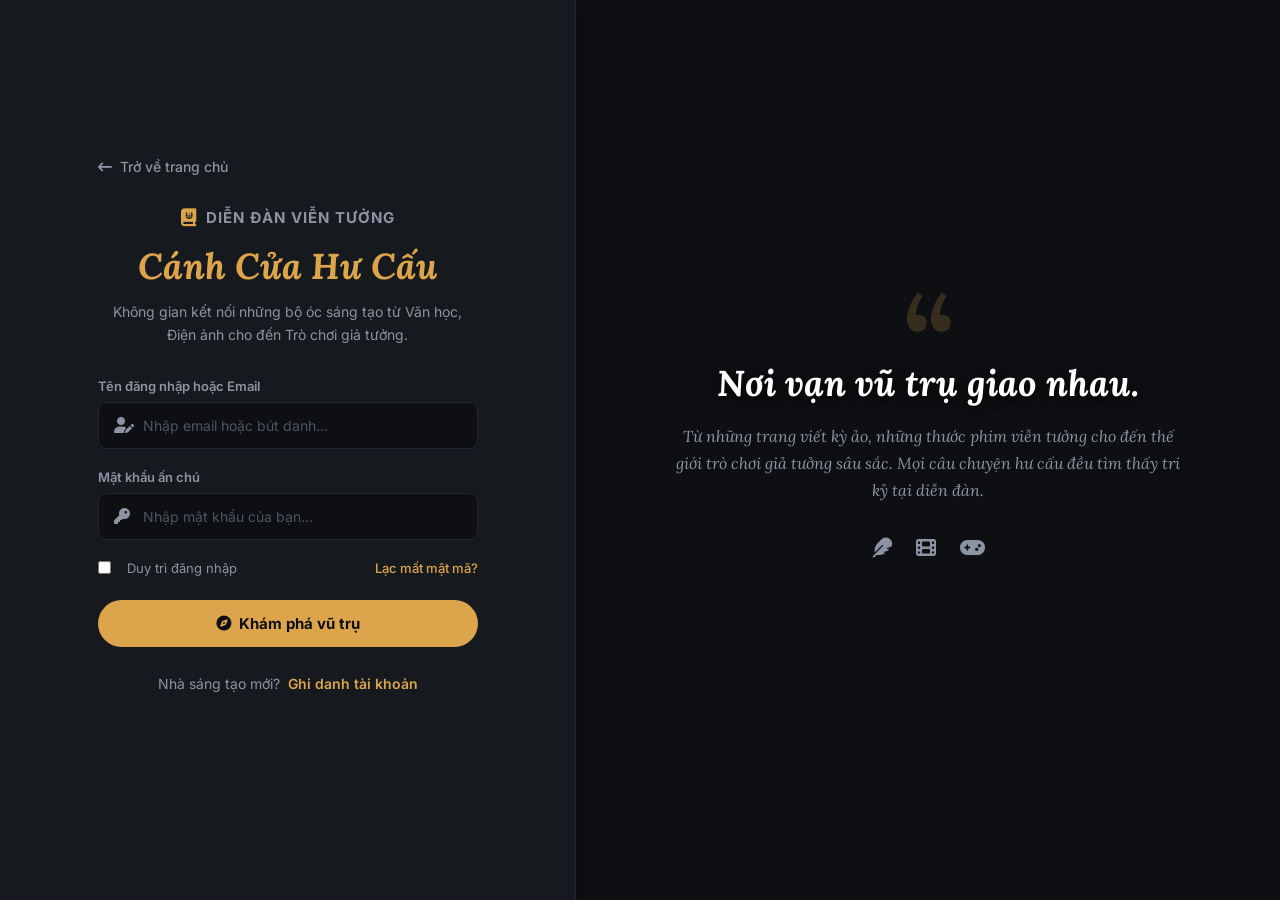
<file: admin.html>
<!DOCTYPE html>
<html lang="vi">
<head>
    <meta charset="UTF-8">
    <meta name="viewport" content="width=device-width, initial-scale=1.0">
    <title>Trạm Kiểm Soát - Admin</title>
    <link rel="stylesheet" href="css/style.css">
    <link rel="stylesheet" href="css/admin.css">
    <link rel="stylesheet" href="https://cdnjs.cloudflare.com/ajax/libs/font-awesome/6.5.1/css/all.min.css" />
</head>
<body class="admin-body">
    
    <div class="admin-wrapper">
        <aside class="admin-sidebar">
            <div class="admin-brand">
                <i class="fa-solid fa-shield-halved"></i>
                <span>Trạm Kiểm Soát</span>
            </div>
            
            <nav class="admin-nav">
                <div class="nav-section-title">CHỨC NĂNG CỐT LÕI</div>
                
                <button class="admin-tab-btn active" data-tab="posts">
                    <i class="fa-solid fa-file-signature"></i> Duyệt bài viết
                </button>
                <button class="admin-tab-btn" data-tab="admins">
                    <i class="fa-solid fa-user-shield"></i> Yêu cầu cấp quyền
                </button>
                <button class="admin-tab-btn" data-tab="users">
                    <i class="fa-solid fa-users-gear"></i> Quản lý Thành viên
                </button>
                <button class="admin-tab-btn" data-tab="setup">
                    <i class="fa-solid fa-database"></i> Khởi tạo Hệ thống
                </button>

                <div class="nav-section-title" style="margin-top: 32px;">HỆ THỐNG</div>
                <a href="index.html" class="admin-nav-link">
                    <i class="fa-solid fa-door-open"></i> Thoát về Diễn đàn
                </a>
            </nav>

            <div class="admin-user-profile">
                <img src="https://images.unsplash.com/photo-1534528741775-53994a69daeb?q=80&w=100&auto=format&fit=crop" alt="Admin">
                <div class="profile-info">
                    <strong>Admin Tối Cao</strong>
                    <span>System Owner</span>
                </div>
            </div>
        </aside>

        <main class="admin-main">
            <header class="admin-topbar">
                <div class="topbar-title">
                    <h1 class="elegant-title">Bảng Điều Khiển</h1>
                    <p>Theo dõi và quản lý mọi hoạt động của vũ trụ Viễn Tưởng.</p>
                </div>
                <div class="topbar-actions">
                    <button class="btn-logout-top" id="logoutButton"><i class="fa-solid fa-power-off"></i> Đăng xuất hệ thống</button>
                </div>
            </header>

            <div class="admin-workspace">
                
                <div class="dashboard-card broadcast-card">
                    <div class="card-icon"><i class="fa-solid fa-satellite-dish"></i></div>
                    <div class="card-content">
                        <h3>Phát Sóng Toàn Hệ Thống</h3>
                        <p>Gửi thông báo khẩn cấp đến màn hình của mọi thành viên.</p>
                        <form id="serverNotificationForm" class="broadcast-form">
                            <input type="text" id="serverNotifTitle" placeholder="Tiêu đề thông báo..." required>
                            <input type="text" id="serverNotifMessage" placeholder="Nội dung truyền đạt..." required>
                            <button type="submit" class="btn-broadcast"><i class="fa-solid fa-bolt"></i> Phát Lệnh</button>
                        </form>
                    </div>
                </div>

                <div class="dashboard-panels">
                    
                    <div id="posts" class="tab-content active">
                        <div class="panel-header">
                            <h3><i class="fa-solid fa-layer-group"></i> Hồ Sơ Bài Viết Chờ Duyệt</h3>
                            <span class="badge-waiting">Đang chờ xử lý</span>
                        </div>
                        <div class="pending-list" id="pendingList"></div>
                    </div>

                    <div id="admins" class="tab-content">
                        <div class="panel-header">
                            <h3><i class="fa-solid fa-id-card-clip"></i> Hồ Sơ Xin Cấp Quyền Admin</h3>
                            <span class="badge-waiting">Đang chờ xử lý</span>
                        </div>
                        <div class="pending-list" id="adminRequestList"></div>
                    </div>

                    <div id="users" class="tab-content">
                        <div class="panel-header">
                            <h3><i class="fa-solid fa-users-viewfinder"></i> Hệ Thống Thành Viên</h3>
                            <span class="badge-waiting" id="totalUsersBadge">Đang tải...</span>
                        </div>
                        <div class="table-container">
                            <table class="admin-table">
                                <thead>
                                    <tr>
                                        <th>Người dùng</th>
                                        <th>Thông tin</th>
                                        <th>Vai trò</th>
                                        <th>Thao tác</th>
                                    </tr>
                                </thead>
                                <tbody id="userManagementList"></tbody>
                            </table>
                        </div>
                    </div>

                    <div id="setup" class="tab-content">
                        <div class="panel-header">
                            <h3><i class="fa-solid fa-server"></i> Khởi tạo Dữ liệu Mẫu (Setup)</h3>
                        </div>
                        <div class="setup-container">
                            <div id="setupSuccess" class="alert-box success hidden"></div>
                            <div id="setupError" class="alert-box error hidden"></div>
                            <div class="setup-grid">
                                <div class="setup-card">
                                    <h4><i class="fa-solid fa-shield-halved"></i> Tài Khoản Admin</h4>
                                    <ul><li><strong>Username:</strong> admin</li><li><strong>Password:</strong> 123456</li></ul>
                                    <button id="btnCreateAdmin" class="btn-setup btn-primary-setup"><i class="fa-solid fa-plus-circle"></i> Tạo Admin Mẫu</button>
                                </div>
                                <div class="setup-card">
                                    <h4><i class="fa-solid fa-user-astronaut"></i> Tài Khoản User</h4>
                                    <ul><li><strong>Username:</strong> user</li><li><strong>Password:</strong> 123456</li></ul>
                                    <button id="btnCreateUser" class="btn-setup btn-secondary-setup"><i class="fa-solid fa-plus-circle"></i> Tạo User Mẫu</button>
                                </div>
                            </div>
                        </div>
                    </div>

                </div>
            </div>
        </main>
    </div>

    <script type="module" src="js/admin.js"></script>
    <script type="module" src="js/setup.js"></script>
</body>
</html>
</file>
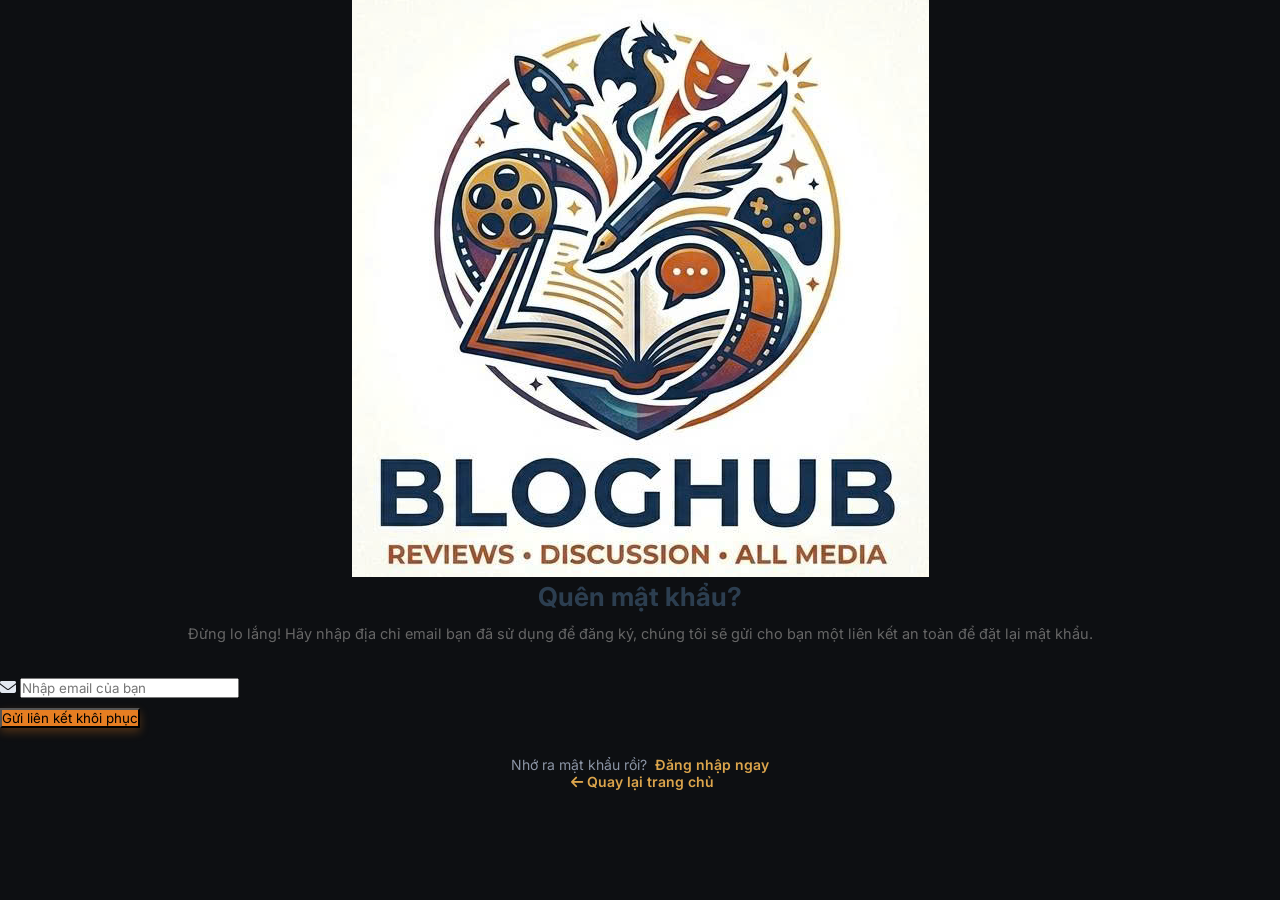
<file: forgotpassword.html>
<!DOCTYPE html>
<html lang="vi">
<head>
    <meta charset="UTF-8">
    <meta name="viewport" content="width=device-width, initial-scale=1.0">
    <title>Quên mật khẩu - bloghub</title>
    
    <link rel="stylesheet" href="css/login.css">
    
    <link rel="stylesheet" href="css/forgot.css">
    
    <link rel="stylesheet" href="https://cdnjs.cloudflare.com/ajax/libs/font-awesome/6.5.1/css/all.min.css" />
</head>
<body>

    <div class="login-split-container">
        
        <div class="login-image-side"></div>

        <div class="login-form-side">
            <div class="login-box">
                
                <div class="login-header">
                    <img src="media/img/image.png" alt="Logo" class="login-logo" onerror="this.style.display='none'">
                    
                    <h2>Quên mật khẩu?</h2>
                    <p class="help-text">Đừng lo lắng! Hãy nhập địa chỉ email bạn đã sử dụng để đăng ký, chúng tôi sẽ gửi cho bạn một liên kết an toàn để đặt lại mật khẩu.</p>
                </div>

                <form class="login-form">
                    <div class="input-group">
                        <i class="fa-solid fa-envelope"></i>
                        <input type="email" id="reset-email" placeholder="Nhập email của bạn" required>
                    </div>

                    <button type="submit" class="login-btn reset-btn">Gửi liên kết khôi phục</button>
                </form>

                <div class="login-footer">
                    <p>Nhớ ra mật khẩu rồi? <a href="login.html">Đăng nhập ngay</a></p>
                    <div class="back-to-home">
                        <a href="index.html"><i class="fa-solid fa-arrow-left"></i> Quay lại trang chủ</a>
                    </div>
                </div>

            </div>
        </div>
    </div>

</body>
</html>
</file>
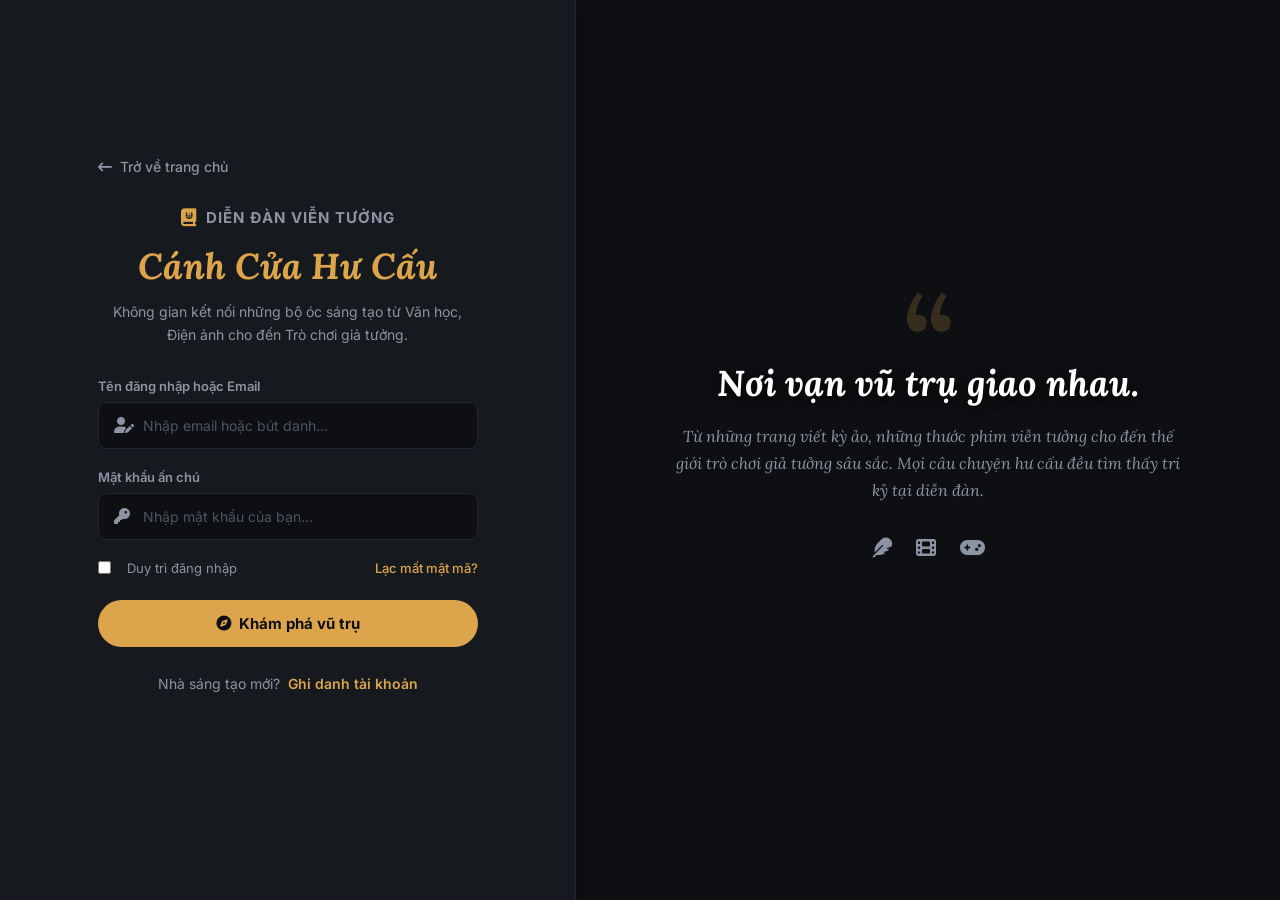
<file: login.html>
<!DOCTYPE html>
<html lang="vi">

<head>
    <meta charset="UTF-8">
    <meta name="viewport" content="width=device-width, initial-scale=1.0">
    <title>Đăng nhập - Diễn Đàn Viễn Tưởng</title>
    <link rel="stylesheet" href="css/login.css">
    <link rel="stylesheet" href="https://cdnjs.cloudflare.com/ajax/libs/font-awesome/6.5.1/css/all.min.css" />
</head>

<body>

    <div class="login-wrapper">

        <div class="form-section">
            <div class="login-container">

                <a href="index.html" class="back-link"><i class="fa-solid fa-arrow-left-long"></i> Trở về trang chủ</a>

                <div class="login-header">
                    <div class="brand-logo">
                        <i class="fa-solid fa-book-journal-whills"></i> DIỄN ĐÀN VIỄN TƯỞNG
                    </div>
                    <h2 class="elegant-title">Cánh Cửa Hư Cấu</h2>
                    <p class="brand-slogan">Không gian kết nối những bộ óc sáng tạo từ Văn học, Điện ảnh cho đến Trò
                        chơi giả tưởng.</p>
                </div>

                <form class="login-form">
                    <div class="input-wrapper">
                        <label for="email">Tên đăng nhập hoặc Email</label>
                        <div class="input-field">
                            <i class="fa-solid fa-user-pen"></i>
                            <input type="text" id="email" placeholder="Nhập email hoặc bút danh..." required>
                        </div>
                    </div>

                    <div class="input-wrapper">
                        <label for="password">Mật khẩu ấn chú</label>
                        <div class="input-field">
                            <i class="fa-solid fa-key"></i>
                            <input type="password" id="password" placeholder="Nhập mật khẩu của bạn..." required>
                        </div>
                    </div>

                    <div class="form-options">
                        <label class="custom-checkbox">
                            <input type="checkbox">
                            <span class="checkmark"></span>
                            Duy trì đăng nhập
                        </label>
                        <a href="forgotpassword.html" class="forgot-link">Lạc mất mật mã?</a>
                    </div>

                    <button type="submit" class="btn-primary">
                        <i class="fa-solid fa-compass"></i> Khám phá vũ trụ
                    </button>
                </form>

                <div class="login-footer">
                    <p>Nhà sáng tạo mới? <a href="register.html">Ghi danh tài khoản</a></p>
                </div>
            </div>
        </div>

        <div class="visual-section">
            <div class="visual-content quote-block">
                <div class="quote-mark">“</div>
                <h3 class="elegant-title text-white">Nơi vạn vũ trụ giao nhau.</h3>
                <p class="fiction-description">Từ những trang viết kỳ ảo, những thước phim viễn tưởng cho đến thế giới
                    trò chơi giả tưởng sâu sắc. Mọi câu chuyện hư cấu đều tìm thấy tri kỷ tại diễn đàn.</p>
                <div class="media-icons">
                    <abbr title="Literature"><i class="fa-solid fa-feather"></i></abbr>
                    <abbr title="Movies/Cinema"><i class="fa-solid fa-film"></i></abbr>
                    <abbr title="Gaming Lore"><i class="fa-solid fa-gamepad"></i></abbr>
                </div>
            </div>
        </div>

    </div>

    <script type="module" src="js/login.js"></script>
</body>

</html>
</file>
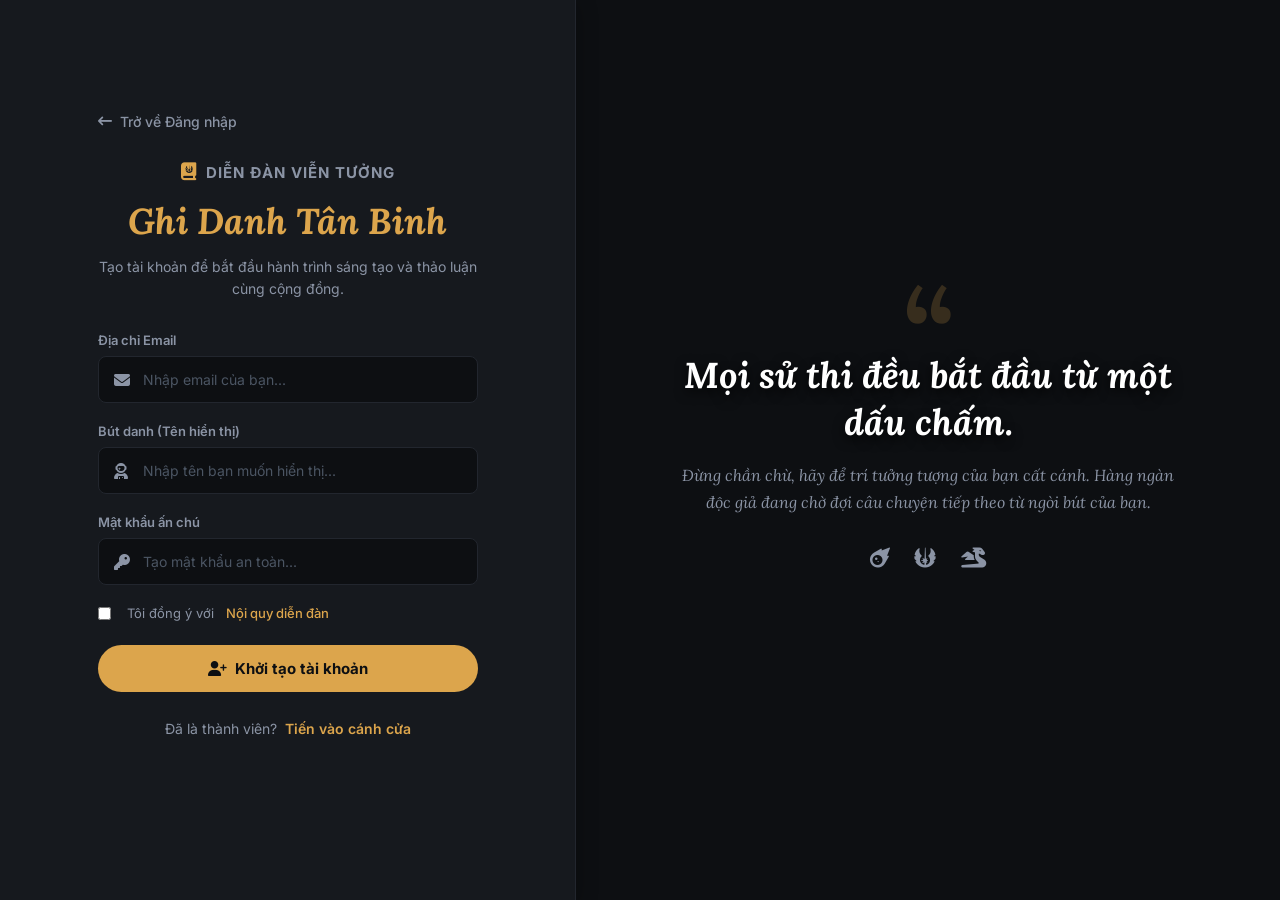
<file: register.html>
<!DOCTYPE html>
<html lang="vi">
<head>
    <meta charset="UTF-8">
    <meta name="viewport" content="width=device-width, initial-scale=1.0">
    <title>Ghi danh - Diễn Đàn Viễn Tưởng</title>
    <link rel="stylesheet" href="css/login.css">
    <link rel="stylesheet" href="https://cdnjs.cloudflare.com/ajax/libs/font-awesome/6.5.1/css/all.min.css" />
</head>
<body>

    <div class="login-wrapper">
        
        <div class="form-section">
            <div class="login-container">
                
                <a href="login.html" class="back-link"><i class="fa-solid fa-arrow-left-long"></i> Trở về Đăng nhập</a>

                <div class="login-header">
                    <div class="brand-logo">
                        <i class="fa-solid fa-book-journal-whills"></i> DIỄN ĐÀN VIỄN TƯỞNG
                    </div>
                    <h2 class="elegant-title">Ghi Danh Tân Binh</h2>
                    <p class="brand-slogan">Tạo tài khoản để bắt đầu hành trình sáng tạo và thảo luận cùng cộng đồng.</p>
                </div>

                <form class="login-form" id="registerForm">
                    <div class="input-wrapper">
                        <label for="regEmail">Địa chỉ Email</label>
                        <div class="input-field">
                            <i class="fa-solid fa-envelope"></i>
                            <input type="email" id="regEmail" placeholder="Nhập email của bạn..." required>
                        </div>
                    </div>

                    <div class="input-wrapper">
                        <label for="regUsername">Bút danh (Tên hiển thị)</label>
                        <div class="input-field">
                            <i class="fa-solid fa-user-astronaut"></i>
                            <input type="text" id="regUsername" placeholder="Nhập tên bạn muốn hiển thị..." required>
                        </div>
                    </div>

                    <div class="input-wrapper">
                        <label for="regPassword">Mật khẩu ấn chú</label>
                        <div class="input-field">
                            <i class="fa-solid fa-key"></i>
                            <input type="password" id="regPassword" placeholder="Tạo mật khẩu an toàn..." required>
                        </div>
                    </div>

                    <div class="form-options">
                        <label class="custom-checkbox">
                            <input type="checkbox" required>
                            <span class="checkmark"></span>
                            Tôi đồng ý với <a href="#" class="forgot-link" style="margin-left: 4px;">Nội quy diễn đàn</a>
                        </label>
                    </div>

                    <button type="submit" class="btn-primary">
                        <i class="fa-solid fa-user-plus"></i> Khởi tạo tài khoản
                    </button>
                </form>

                <div class="login-footer">
                    <p>Đã là thành viên? <a href="login.html">Tiến vào cánh cửa</a></p>
                </div>
            </div>
        </div>

        <div class="visual-section">
            <div class="visual-content quote-block">
                <div class="quote-mark">“</div>
                <h3 class="elegant-title text-white">Mọi sử thi đều bắt đầu từ một dấu chấm.</h3>
                <p class="fiction-description">Đừng chần chừ, hãy để trí tưởng tượng của bạn cất cánh. Hàng ngàn độc giả đang chờ đợi câu chuyện tiếp theo từ ngòi bút của bạn.</p>
                <div class="media-icons">
                    <i class="fa-solid fa-meteor"></i>
                    <i class="fa-solid fa-jedi"></i>
                    <i class="fa-solid fa-dragon"></i>
                </div>
            </div>
        </div>

    </div>

    <script type="module" src="js/register.js"></script>
</body>
</html>
</file>
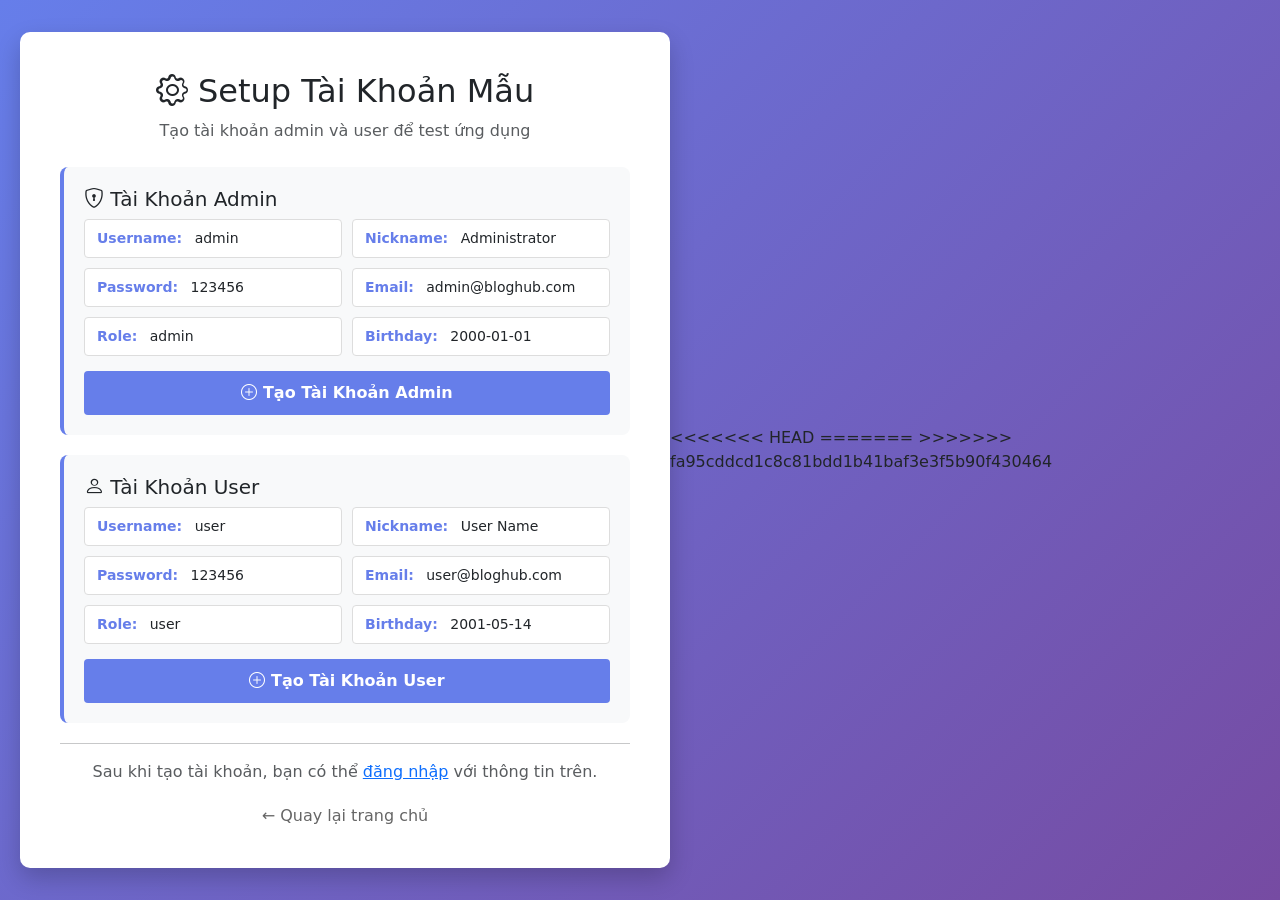
<file: setup.html>
<!DOCTYPE html>
<html lang="vi">

<head>
    <meta charset="UTF-8">
    <meta name="viewport" content="width=device-width, initial-scale=1.0">
    <title>BlogHub - Setup Tài Khoản Mẫu</title>
    <link href="https://cdn.jsdelivr.net/npm/bootstrap@5.3.0/dist/css/bootstrap.min.css" rel="stylesheet">
    <link rel="stylesheet" href="https://cdn.jsdelivr.net/npm/bootstrap-icons@1.11.0/font/bootstrap-icons.css">
    <style>
        body {
            background: linear-gradient(135deg, #667eea 0%, #764ba2 100%);
            min-height: 100vh;
            display: flex;
            align-items: center;
            justify-content: center;
            padding: 20px;
        }

        .setup-container {
            background: white;
            border-radius: 10px;
            box-shadow: 0 10px 25px rgba(0, 0, 0, 0.2);
            width: 100%;
            max-width: 650px;
            padding: 40px;
        }

        .account-card {
            background: #f8f9fa;
            padding: 20px;
            border-radius: 8px;
            margin-bottom: 20px;
            border-left: 4px solid #667eea;
        }

        .account-info {
            display: grid;
            grid-template-columns: 1fr 1fr;
            gap: 10px;
            margin-bottom: 15px;
            font-size: 14px;
        }

        .info-item {
            background: white;
            padding: 8px 12px;
            border-radius: 4px;
            border: 1px solid #ddd;
        }

        .info-item strong {
            color: #667eea;
            margin-right: 8px;
        }

        .btn-register {
            width: 100%;
            padding: 10px;
            background: #667eea;
            border: none;
            border-radius: 4px;
            color: white;
            font-weight: 600;
            cursor: pointer;
        }

        .btn-register:hover {
            background: #5568d3;
        }

        .success-message,
        .error-message {
            font-size: 14px;
            margin-bottom: 15px;
            padding: 12px;
            border-radius: 6px;
            display: none;
        }

        .success-message {
            background: #d4edda;
            color: #28a745;
            border: 1px solid #c3e6cb;
        }

        .error-message {
            background: #f8d7da;
            color: #dc3545;
            border: 1px solid #f5c6cb;
        }

        .back-link {
            display: block;
            text-align: center;
            margin-top: 20px;
            color: #666;
            text-decoration: none;
        }

        .back-link:hover {
            color: #667eea;
        }
    </style>
</head>

<body>
    <div class="setup-container">
        <div class="text-center mb-4">
            <h2><i class="bi bi-gear"></i> Setup Tài Khoản Mẫu</h2>
            <p class="text-muted">Tạo tài khoản admin và user để test ứng dụng</p>
        </div>

        <div class="success-message" id="success-message"></div>
        <div class="error-message" id="error-message"></div>

        <!-- Admin Account -->
        <div class="account-card">
            <h5><i class="bi bi-shield-lock"></i> Tài Khoản Admin</h5>
            <div class="account-info">
                <div class="info-item"><strong>Username:</strong> admin</div>
                <div class="info-item"><strong>Nickname:</strong> Administrator</div>
                <div class="info-item"><strong>Password:</strong> 123456</div>
                <div class="info-item"><strong>Email:</strong> admin@bloghub.com</div>
                <div class="info-item"><strong>Role:</strong> admin</div>
                <div class="info-item"><strong>Birthday:</strong> 2000-01-01</div>
            </div>
            <button class="btn-register" onclick="registerAdmin()">
                <i class="bi bi-plus-circle"></i> Tạo Tài Khoản Admin
            </button>
        </div>

        <!-- User Account -->
        <div class="account-card">
            <h5><i class="bi bi-person"></i> Tài Khoản User</h5>
            <div class="account-info">
                <div class="info-item"><strong>Username:</strong> user</div>
                <div class="info-item"><strong>Nickname:</strong> User Name</div>
                <div class="info-item"><strong>Password:</strong> 123456</div>
                <div class="info-item"><strong>Email:</strong> user@bloghub.com</div>
                <div class="info-item"><strong>Role:</strong> user</div>
                <div class="info-item"><strong>Birthday:</strong> 2001-05-14</div>
            </div>
            <button class="btn-register" onclick="registerUser()">
                <i class="bi bi-plus-circle"></i> Tạo Tài Khoản User
            </button>
        </div>

        <hr>
        <div class="text-center">
            <p class="text-muted">Sau khi tạo tài khoản, bạn có thể <a href="login.html">đăng nhập</a> với thông tin
                trên.</p>
            <a href="index.html" class="back-link">← Quay lại trang chủ</a>
        </div>
    </div>

<<<<<<< HEAD

=======
    <script src="js/api.js"></script>
    <script src="js/auth.js"></script>
    <script type="module">
        import { register } from './js/api.js';
        
        window.registerAdmin = async function() {
            const successMsg = document.getElementById('success-message');
            const errorMsg = document.getElementById('error-message');

            successMsg.style.display = 'none';
            errorMsg.style.display = 'none';

            try {
                await register({
                    username: 'admin',
                    nickname: 'Administrator',
                    password: '123456',
                    email: 'admin@bloghub.com',
                    role: 'admin',
                    dob: '2000-01-01',
                    firstName: 'Admin',
                    lastName: 'User',
                    avatar: 'https://via.placeholder.com/32',
                    adminApproved: true
                });
                successMsg.innerHTML = '<i class="bi bi-check-circle"></i> Tài khoản Admin đã được tạo thành công!';
                successMsg.style.display = 'block';
            } catch (error) {
                errorMsg.innerHTML = '<i class="bi bi-exclamation-triangle"></i> ' + (error.message || 'Không thể tạo tài khoản.');
                errorMsg.style.display = 'block';
            }
        };

        window.registerUser = async function() {
            const successMsg = document.getElementById('success-message');
            const errorMsg = document.getElementById('error-message');

            successMsg.style.display = 'none';
            errorMsg.style.display = 'none';

            try {
                await register({
                    username: 'user',
                    nickname: 'User Name',
                    password: '123456',
                    email: 'user@bloghub.com',
                    role: 'reader',
                    dob: '2001-05-14',
                    firstName: 'Test',
                    lastName: 'User',
                    avatar: 'https://via.placeholder.com/32',
                    adminApproved: true
                });
                successMsg.innerHTML = '<i class="bi bi-check-circle"></i> Tài khoản User đã được tạo thành công!';
                successMsg.style.display = 'block';
            } catch (error) {
                errorMsg.innerHTML = '<i class="bi bi-exclamation-triangle"></i> ' + (error.message || 'Không thể tạo tài khoản.');
                errorMsg.style.display = 'block';
            }
        };
    </script>
>>>>>>> fa95cddcd1c8c81bdd1b41baf3e3f5b90f430464
</body>

</html>
</file>
<file: css/style.css>
/* =========================================
<<<<<<< HEAD
   NEON FORUM - OVERHAUL HOÀN TOÀN
   ========================================= */

@import url('https://fonts.googleapis.com/css2?family=Inter:wght@400;500;600;700;800&family=Cormorant+Garamond:wght@500;600;700&display=swap');

:root {
    --bg-body: #0D0F12;
    --bg-surface: #16191E;
    --bg-hover: #1E222A;
    --text-main: #E2E8F0;
    --text-muted: #8B94A5;
    --border: #22262E;
    --primary: #DCA54C;
    --primary-hover: #C59342;
    --accent: #DCA54C;
    --warm: #E8A744;
    --danger: #EF4444;
    --success: #20c997;
    --radius-sm: 10px;
    --radius-md: 18px;
    --radius-pill: 999px;
    --shadow-soft: 0 18px 50px rgba(0, 0, 0, 0.35);
}

* {
    margin: 0;
    padding: 0;
    box-sizing: border-box;
    font-family: 'Inter', sans-serif;
}

body {
    min-height: 100vh;
    background:
        radial-gradient(circle at top left, rgba(220, 165, 76, 0.18), transparent 26%),
        radial-gradient(circle at bottom right, rgba(139, 75, 43, 0.16), transparent 24%),
        var(--bg-body);
    color: var(--text-main);
    line-height: 1.5;
    overflow-y: scroll;
    overflow-x: hidden;
}

body::before {
    content: '';
    position: fixed;
    inset: 0;
    background-image: linear-gradient(rgba(255, 255, 255, 0.025) 1px, transparent 1px), linear-gradient(90deg, rgba(255, 255, 255, 0.025) 1px, transparent 1px);
    background-size: 32px 32px;
    mask-image: linear-gradient(to bottom, rgba(0, 0, 0, 0.9), transparent);
    pointer-events: none;
}

a {
    text-decoration: none;
    color: inherit;
}

.hidden {
    display: none !important;
}

#toastContainer {
    position: fixed;
    right: 20px;
    bottom: 20px;
    z-index: 9999;
    display: flex;
    flex-direction: column;
    gap: 10px;
}

.toast {
    display: flex;
    align-items: center;
    gap: 10px;
    min-width: 260px;
    max-width: 360px;
    padding: 12px 14px;
    border-radius: 14px;
    background: rgba(7, 12, 24, 0.95);
    border: 1px solid var(--border);
    box-shadow: var(--shadow-soft);
    transform: translateY(12px);
    opacity: 0;
    transition: all 0.22s ease;
}

.toast.show {
    opacity: 1;
    transform: translateY(0);
}

.toast-success {
    border-color: rgba(32, 201, 151, 0.35);
}

.toast-error {
    border-color: rgba(255, 93, 122, 0.35);
}

.toast-info {
    border-color: rgba(124, 92, 255, 0.35);
}

.toast-icon {
    width: 24px;
    height: 24px;
    border-radius: 50%;
    display: flex;
    align-items: center;
    justify-content: center;
    font-weight: 700;
    background: rgba(124, 92, 255, 0.18);
    color: var(--primary);
}

.toast-message {
    font-size: 13px;
    line-height: 1.4;
    color: var(--text-main);
}

.logo span,
.sub-name,
.hero-copy h2,
.elegant-title {
    font-family: 'Cormorant Garamond', serif;
    color: var(--primary);
}

.page-shell {
    position: relative;
    z-index: 1;
}

/* HEADER */
.header {
    position: sticky;
    top: 0;
    z-index: 100;
    width: 100%;
    height: 72px;
    background: var(--bg-surface);
    backdrop-filter: blur(14px);
    border-bottom: 1px solid var(--border);
    box-shadow: var(--shadow-soft);
}

.header-content {
    max-width: 1420px;
    margin: 0 auto;
    padding: 0 24px;
    height: 100%;
    display: flex;
    align-items: center;
    justify-content: space-between;
    gap: 16px;
}

.logo {
    display: flex;
    align-items: center;
    gap: 12px;
    font-size: 20px;
    font-weight: 700;
    letter-spacing: -0.4px;
}

.logo-icon-bg {
    width: 38px;
    height: 38px;
    border-radius: 50%;
    display: flex;
    align-items: center;
    justify-content: center;
    font-size: 16px;
    color: #0D0F12;
    background: var(--primary);
    box-shadow: 0 2px 8px rgba(220, 165, 76, 0.4);
}

.search-bar {
    display: flex;
    align-items: center;
    flex: 1;
    max-width: 620px;
    padding: 11px 16px;
    border-radius: var(--radius-pill);
    background: var(--bg-hover);
    border: 1px solid transparent;
    transition: 0.2s;
}

.search-bar:hover,
.search-bar:focus-within {
    background: var(--bg-body);
    border-color: var(--primary);
    box-shadow: 0 0 0 2px rgba(220, 165, 76, 0.1);
}

.search-bar i {
    color: var(--text-muted);
    margin-right: 10px;
}

.search-bar input {
    border: none;
    background: transparent;
    outline: none;
    width: 100%;
    font-size: 14px;
    color: var(--text-main);
}

.search-bar input::placeholder {
    color: var(--text-muted);
}

.header-actions {
    display: flex;
    align-items: center;
    gap: 12px;
}

.btn-notif {
    position: relative;
    background: transparent;
    border: none;
    color: var(--text-main);
    font-size: 18px;
    padding: 8px 10px;
    border-radius: 50%;
    cursor: pointer;
    transition: 0.2s;
}

.btn-notif:hover {
    background: var(--bg-hover);
    color: var(--primary);
}

.notif-count {
    position: absolute;
    top: -2px;
    right: -2px;
    background: var(--danger);
    color: white;
    font-size: 10px;
    padding: 0 5px;
    border-radius: 999px;
}

.user-info {
    display: flex;
    align-items: center;
    gap: 10px;
    padding: 5px 8px;
    border-radius: var(--radius-pill);
    background: transparent;
}

.user-avatar {
    width: 34px;
    height: 34px;
    border-radius: 50%;
    object-fit: cover;
    border: 1px solid var(--border);
}

.user-text {
    display: flex;
    flex-direction: column;
}

.user-name {
    font-size: 13px;
    font-weight: 700;
}

.user-karma {
    font-size: 11px;
    color: var(--primary);
}

.btn-logout {
    background: transparent;
    border: none;
    color: var(--text-muted);
    cursor: pointer;
    padding: 7px;
    border-radius: 50%;
    transition: 0.2s;
}

.btn-logout:hover {
    background: var(--bg-hover);
    color: var(--danger);
}

.btn-login,
.btn-register {
    display: inline-flex;
    align-items: center;
    justify-content: center;
    font-weight: 700;
    font-size: 14px;
    padding: 9px 16px;
    border-radius: var(--radius-pill);
    transition: 0.2s;
}

.btn-login {
    background: var(--bg-hover);
    color: var(--text-main);
}

.btn-login:hover {
    background: var(--border);
    color: var(--primary);
}

.btn-register {
    background: var(--primary);
    color: #0D0F12;
}

.btn-register:hover {
    background: var(--primary-hover);
    transform: translateY(-1px);
}

/* APP CONTAINER */
.app-container {
    display: flex;
    justify-content: center;
    max-width: 1420px;
    margin: 0 auto;
    padding: 24px;
    gap: 24px;
}

.sidebar {
    width: 250px;
    position: sticky;
    top: 92px;
    align-self: flex-start;
    display: flex;
    flex-direction: column;
    gap: 16px;
}

.main-content {
    flex: 1;
    max-width: 760px;
}

.right-widgets {
    width: 300px;
    position: sticky;
    top: 92px;
    align-self: flex-start;
    display: flex;
    flex-direction: column;
    gap: 16px;
}

.sidebar-card,
.widget-card,
.subreddit-header,
.reddit-create-bar,
.reddit-filters,
.reddit-post-card,
.hero-panel {
    background: var(--bg-surface);
    border: 1px solid var(--border);
    border-radius: var(--radius-md);
    box-shadow: var(--shadow-soft);
    backdrop-filter: blur(12px);
}

.sidebar-card {
    padding: 16px;
}

.sidebar-card-title {
    font-size: 11px;
    font-weight: 800;
    text-transform: uppercase;
    letter-spacing: 0.16em;
    color: var(--primary);
    margin-bottom: 12px;
}

.nav-menu ul {
    list-style: none;
    display: flex;
    flex-direction: column;
    gap: 6px;
}

.nav-menu li a {
    display: flex;
    align-items: center;
    gap: 10px;
    padding: 10px 12px;
    border-radius: 12px;
    color: var(--text-main);
    font-size: 14px;
    transition: 0.2s;
}

.nav-menu li a:hover,
.nav-menu li a.active {
    background: rgba(124, 92, 255, 0.14);
    color: var(--primary);
}

.nav-menu li a i {
    width: 18px;
    text-align: center;
    color: var(--text-muted);
}

.nav-menu li a:hover i,
.nav-menu li a.active i {
    color: var(--primary);
}

.nav-divider {
    height: 1px;
    background: rgba(255, 255, 255, 0.08);
    margin: 12px 0;
}

.nav-title {
    font-size: 11px;
    font-weight: 700;
    color: var(--text-muted);
    text-transform: uppercase;
    margin-bottom: 10px;
    letter-spacing: 0.1em;
}

.sub-icon {
    color: var(--accent);
}

.status-row {
    display: flex;
    align-items: center;
    gap: 8px;
    color: var(--text-muted);
    font-size: 13px;
    padding: 6px 0;
}

.status-dot {
    width: 8px;
    height: 8px;
    border-radius: 50%;
    background: rgba(255, 255, 255, 0.28);
    display: inline-block;
}

.status-dot.live {
    background: var(--success);
    box-shadow: 0 0 0 6px rgba(32, 201, 151, 0.14);
}

/* HERO + HEADER */
.subreddit-header {
    overflow: hidden;
    margin-bottom: 18px;
}

.sub-banner {
    position: relative;
    min-height: 168px;
    background: url('https://images.unsplash.com/photo-1481627834876-b7833e8f5570?q=80&w=1200&auto=format&fit=crop') center/cover;
}

.sub-banner::before {
    content: '';
    position: absolute;
    inset: 0;
    background: rgba(13, 15, 18, 0.7);
}

.banner-overlay {
    position: relative;
    z-index: 1;
    padding: 24px 24px 40px;
    display: flex;
    flex-direction: column;
    justify-content: end;
    height: 100%;
}

.banner-badge {
    display: inline-flex;
    width: fit-content;
    padding: 6px 10px;
    border-radius: 999px;
    font-size: 11px;
    letter-spacing: 0.2em;
    font-weight: 800;
    color: var(--primary);
    background: rgba(220, 165, 76, 0.1);
    border: 1px solid rgba(220, 165, 76, 0.3);
    margin-bottom: 10px;
}

.banner-overlay h2 {
    font-size: 26px;
    font-weight: 700;
    line-height: 1.2;
    max-width: 560px;
}

.sub-info-bar {
    display: flex;
    align-items: flex-end;
    gap: 16px;
    padding: 14px 18px 20px;
    position: relative;
}

.sub-icon-large {
    width: 78px;
    height: 78px;
    border-radius: 50%;
    margin-top: -42px;
    display: flex;
    align-items: center;
    justify-content: center;
    font-size: 34px;
    color: #0D0F12;
    background: var(--primary);
    border: 4px solid var(--bg-surface);
    box-shadow: 0 4px 10px rgba(0, 0, 0, 0.5);
}

.sub-titles {
    flex: 1;
}

.sub-name {
    font-size: 24px;
    font-weight: 700;
}

.sub-slug {
    font-size: 13px;
    color: var(--text-muted);
    margin-top: 3px;
}

.btn-join {
    background: var(--text-main);
    color: var(--bg-body);
    border: none;
    font-weight: 700;
    font-size: 14px;
    padding: 9px 18px;
    border-radius: var(--radius-pill);
    cursor: pointer;
    transition: 0.2s;
}

.btn-join:hover {
    background: white;
    transform: translateY(-1px);
}

.hero-panel {
    display: grid;
    grid-template-columns: 1.4fr 0.8fr;
    gap: 16px;
    padding: 20px;
    margin-bottom: 18px;
}

.hero-copy {
    display: flex;
    flex-direction: column;
    gap: 10px;
}

.eyebrow {
    display: inline-flex;
    width: fit-content;
    padding: 6px 10px;
    border-radius: 999px;
    font-size: 11px;
    font-weight: 800;
    letter-spacing: 0.18em;
    color: var(--primary);
    background: rgba(220, 165, 76, 0.1);
    border: 1px solid rgba(220, 165, 76, 0.3);
}

.hero-copy h2 {
    font-size: 28px;
    line-height: 1.18;
}

.hero-copy p {
    font-size: 14px;
    color: var(--text-muted);
    max-width: 620px;
}

.hero-actions {
    display: flex;
    gap: 10px;
    margin-top: 8px;
    flex-wrap: wrap;
}

.btn-hero {
    display: inline-flex;
    align-items: center;
    justify-content: center;
    padding: 10px 16px;
    border-radius: var(--radius-pill);
    border: 1px solid var(--border);
    background: var(--bg-hover);
    color: var(--text-main);
    font-weight: 700;
    transition: 0.2s;
}

.btn-hero.primary {
    background: var(--primary);
    color: #0D0F12;
    border: none;
}

.btn-hero:hover {
    transform: translateY(-1px);
    border-color: var(--primary);
}

.hero-stats {
    display: grid;
    gap: 10px;
}

.hero-stat-card {
    padding: 14px;
    border-radius: 14px;
    background: rgba(220, 165, 76, 0.08);
    border: 1px solid rgba(220, 165, 76, 0.2);
}

.hero-stat-card strong {
    display: block;
    font-size: 20px;
}

.hero-stat-card span {
    color: var(--text-muted);
    font-size: 12px;
}

.reddit-create-bar {
    display: flex;
    align-items: center;
    gap: 12px;
    padding: 12px;
    margin-bottom: 18px;
}

.toolbar-avatar {
    width: 40px;
    height: 40px;
    border-radius: 50%;
    object-fit: cover;
    border: 1px solid rgba(255, 255, 255, 0.14);
}

.btn-create-input {
    flex: 1;
    display: block;
    padding: 12px 16px;
    border-radius: var(--radius-pill);
    background: rgba(255, 255, 255, 0.04);
    border: 1px solid rgba(255, 255, 255, 0.08);
    color: var(--text-muted);
    font-size: 14px;
}

.btn-create-input:hover {
    border-color: rgba(35, 213, 255, 0.24);
    color: var(--text-main);
}

.icon-btn {
    background: rgba(255, 255, 255, 0.04);
    border: 1px solid rgba(255, 255, 255, 0.08);
    color: var(--text-muted);
    font-size: 18px;
    padding: 10px;
    border-radius: 50%;
    transition: 0.2s;
}

.icon-btn:hover {
    color: var(--primary);
    border-color: rgba(124, 92, 255, 0.24);
}

.reddit-filters {
    display: flex;
    align-items: center;
    gap: 8px;
    padding: 12px;
    margin-bottom: 18px;
}

.filter-btn {
    background: transparent;
    border: none;
    color: var(--text-muted);
    font-size: 14px;
    font-weight: 700;
    padding: 8px 12px;
    border-radius: var(--radius-pill);
    display: flex;
    align-items: center;
    gap: 8px;
    cursor: pointer;
    transition: 0.2s;
}

.filter-btn:hover {
    background: rgba(255, 255, 255, 0.06);
    color: var(--text-main);
}

.filter-btn.active {
    background: rgba(124, 92, 255, 0.16);
    color: var(--primary);
    border: 1px solid rgba(124, 92, 255, 0.28);
}

.layout-btn {
    margin-left: auto;
    background: rgba(255, 255, 255, 0.04);
    border: 1px solid rgba(255, 255, 255, 0.08);
    color: var(--text-muted);
    padding: 8px 10px;
    border-radius: 50%;
    cursor: pointer;
    transition: 0.2s;
}

.layout-btn:hover,
.layout-btn.active {
    color: var(--accent);
    border-color: rgba(35, 213, 255, 0.24);
    background: rgba(35, 213, 255, 0.12);
}

.post-feed {
    display: flex;
    flex-direction: column;
    gap: 16px;
}

.reddit-post-card {
    display: flex;
    overflow: hidden;
    transition: 0.25s;
}

.reddit-post-card:hover {
    transform: translateY(-2px);
    border-color: rgba(124, 92, 255, 0.35);
    box-shadow: 0 22px 44px rgba(0, 0, 0, 0.3);
}

.vote-column {
    width: 48px;
    background: rgba(255, 255, 255, 0.03);
    display: flex;
    flex-direction: column;
    align-items: center;
    justify-content: center;
    padding: 10px 0;
    gap: 4px;
    border-right: 1px solid rgba(255, 255, 255, 0.06);
}

.vote-btn {
    background: transparent;
    border: none;
    color: var(--text-muted);
    font-size: 24px;
    cursor: pointer;
    transition: 0.2s;
}

.vote-btn:hover {
    color: var(--primary);
    transform: scale(1.06);
}

.vote-count {
    font-size: 13px;
    font-weight: 700;
    color: var(--text-main);
}

.post-content-area {
    flex: 1;
    padding: 14px 16px;
}

.post-header {
    display: flex;
    align-items: center;
    gap: 8px;
    margin-bottom: 10px;
}

.user-avatar-small {
    width: 26px;
    height: 26px;
    border-radius: 50%;
    object-fit: cover;
    border: 1px solid rgba(255, 255, 255, 0.14);
}

.post-meta {
    display: flex;
    align-items: center;
    gap: 8px;
    font-size: 12px;
    color: var(--text-muted);
}

.post-community {
    color: var(--text-main);
    font-weight: 700;
}

.post-header .js-btn-options {
    margin-left: auto;
    background: transparent;
    border: none;
    color: var(--text-muted);
    padding: 6px;
    border-radius: 50%;
    cursor: pointer;
}

.post-header .js-btn-options:hover {
    background: rgba(255, 255, 255, 0.06);
    color: var(--text-main);
}

.post-title {
    font-size: 20px;
    font-weight: 700;
    margin-bottom: 10px;
    line-height: 1.3;
    color: var(--text-main);
}

.post-title-link:hover .post-title {
    color: var(--accent);
}

.post-tags {
    display: flex;
    flex-wrap: wrap;
    gap: 6px;
    margin-bottom: 10px;
}

.post-tag {
    background: rgba(255, 255, 255, 0.04);
    border: 1px solid rgba(255, 255, 255, 0.08);
    color: var(--text-muted);
    font-size: 12px;
    padding: 4px 10px;
    border-radius: 999px;
}

.post-tag:hover {
    border-color: rgba(124, 92, 255, 0.28);
    color: var(--primary);
}

.post-snippet {
    font-size: 14px;
    color: var(--text-main);
    line-height: 1.6;
    margin-bottom: 12px;
}

.post-image {
    width: 100%;
    max-height: 420px;
    object-fit: cover;
    border-radius: 12px;
    border: 1px solid rgba(255, 255, 255, 0.08);
    margin-bottom: 10px;
}

.post-actions {
    display: flex;
    flex-wrap: wrap;
    gap: 8px;
}

.action-btn {
    background: rgba(255, 255, 255, 0.03);
    border: 1px solid rgba(255, 255, 255, 0.08);
    padding: 8px 12px;
    border-radius: 999px;
    display: flex;
    align-items: center;
    gap: 8px;
    color: var(--text-muted);
    font-size: 13px;
    font-weight: 700;
    cursor: pointer;
    transition: 0.2s;
}

.action-btn:hover {
    transform: translateY(-1px);
    background: rgba(255, 255, 255, 0.06);
    color: var(--text-main);
}

.action-btn.liked,
.action-btn.save-btn.saved {
    color: var(--primary);
    background: rgba(124, 92, 255, 0.16);
    border-color: rgba(124, 92, 255, 0.24);
}

.vote-btn.active {
    color: var(--primary);
}

.pagination-controls {
    display: flex;
    justify-content: center;
    align-items: center;
    gap: 8px;
    margin-top: 18px;
    flex-wrap: wrap;
}

.page-btn {
    border: 1px solid rgba(255, 255, 255, 0.08);
    background: rgba(255, 255, 255, 0.04);
    color: var(--text-main);
    padding: 8px 12px;
    border-radius: 999px;
    cursor: pointer;
    transition: 0.2s;
}

.page-btn:hover:not(:disabled) {
    border-color: rgba(124, 92, 255, 0.24);
    color: var(--primary);
}

.page-btn.active {
    background: rgba(124, 92, 255, 0.16);
    color: var(--primary);
    border-color: rgba(124, 92, 255, 0.24);
}

.page-btn:disabled {
    opacity: 0.45;
    cursor: not-allowed;
}

.saved-posts-panel {
    margin-top: 18px;
    padding: 14px;
    background: rgba(255, 255, 255, 0.04);
    border: 1px solid rgba(255, 255, 255, 0.08);
    border-radius: var(--radius-md);
}

.saved-posts-title {
    font-size: 13px;
    font-weight: 800;
    color: var(--accent);
    text-transform: uppercase;
    margin-bottom: 10px;
}

.saved-posts-empty {
    color: var(--text-muted);
    font-size: 13px;
}

.saved-post-item {
    display: flex;
    justify-content: space-between;
    gap: 10px;
    padding: 8px 10px;
    background: rgba(255, 255, 255, 0.04);
    border: 1px solid rgba(255, 255, 255, 0.08);
    border-radius: 10px;
    color: var(--text-main);
    font-size: 13px;
}

.saved-post-item:hover {
    border-color: rgba(35, 213, 255, 0.24);
}

/* WIDGETS */
.widget-card {
    padding: 16px;
}

.widget-title {
    font-size: 13px;
    color: var(--primary);
    text-transform: uppercase;
    font-weight: 700;
    margin-bottom: 12px;
    letter-spacing: 0.12em;
}

.pulse-list {
    list-style: none;
    display: flex;
    flex-direction: column;
    gap: 10px;
}

.pulse-list li {
    display: flex;
    justify-content: space-between;
    align-items: center;
    padding: 8px 10px;
    background: rgba(255, 255, 255, 0.04);
    border: 1px solid rgba(255, 255, 255, 0.08);
    border-radius: 10px;
    color: var(--text-main);
    font-size: 13px;
}

.pulse-list span {
    color: var(--text-muted);
}

.about-desc {
    font-size: 14px;
    color: var(--text-muted);
    line-height: 1.6;
    margin-bottom: 12px;
}

.about-stats {
    display: flex;
    gap: 16px;
    margin-bottom: 12px;
}

.stat {
    display: flex;
    flex-direction: column;
}

.stat .num {
    font-size: 18px;
    font-weight: 800;
    color: var(--text-main);
}

.stat .label {
    font-size: 11px;
    color: var(--text-muted);
}

.about-date {
    font-size: 13px;
    color: var(--text-muted);
    display: flex;
    align-items: center;
    gap: 8px;
}

.reddit-rules {
    list-style: none;
    padding: 0;
    display: flex;
    flex-direction: column;
    gap: 8px;
}

.reddit-rules li {
    color: var(--text-main);
    font-size: 13px;
    padding-bottom: 8px;
    border-bottom: 1px solid rgba(255, 255, 255, 0.08);
}

.reddit-rules li:last-child {
    border-bottom: none;
    padding-bottom: 0;
}

.notif-board-content {
    display: flex !important;
    flex-direction: column;
    gap: 8px;
    max-height: 300px;
    overflow-y: auto;
}

.notif-empty {
    color: var(--text-muted);
    font-size: 13px;
    padding: 6px 0;
}

.notif-item {
    padding: 10px 0;
    border-bottom: 1px solid rgba(255, 255, 255, 0.08);
}

.notif-item:last-child {
    border-bottom: none;
}

.notif-title {
    font-weight: 700;
    color: var(--text-main);
    margin-bottom: 4px;
}

.notif-message {
    font-size: 13px;
    color: var(--text-muted);
    line-height: 1.5;
    margin-bottom: 4px;
}

.notif-time {
    font-size: 11px;
    color: var(--accent);
}

.tag-cloud {
    display: flex;
    flex-wrap: wrap;
    gap: 8px;
}

.tag {
    background: rgba(255, 255, 255, 0.05);
    color: var(--text-muted);
    border: 1px solid rgba(255, 255, 255, 0.08);
    border-radius: 999px;
    font-size: 12px;
    padding: 6px 10px;
}

.tag:hover {
    color: var(--primary);
    border-color: rgba(124, 92, 255, 0.24);
}

/* COMMENTS */
.post-comments {
    margin-top: 14px;
    padding-top: 14px;
    border-top: 1px dashed rgba(255, 255, 255, 0.12);
}

.comment-list {
    display: flex;
    flex-direction: column;
    gap: 10px;
    margin-bottom: 12px;
}

.comment-item {
    background: rgba(255, 255, 255, 0.04) !important;
    padding: 12px 14px !important;
    border-radius: 12px !important;
    border: 1px solid rgba(255, 255, 255, 0.08) !important;
    margin-bottom: 0 !important;
}

.comment-header {
    display: flex !important;
    align-items: center !important;
    gap: 8px !important;
    margin-bottom: 6px !important;
}

.comment-header strong {
    color: var(--accent) !important;
    font-size: 13px !important;
}

.comment-header span {
    color: var(--text-muted) !important;
    font-size: 11px !important;
}

.comment-item p {
    color: var(--text-main) !important;
    font-size: 14px !important;
    line-height: 1.5 !important;
    margin: 0 !important;
}

.comment-form {
    display: flex;
    flex-direction: column;
    gap: 10px;
    background: rgba(255, 255, 255, 0.04);
    padding: 12px;
    border-radius: 12px;
    border: 1px solid rgba(255, 255, 255, 0.08);
}

.comment-username,
.comment-input {
    width: 100%;
    background: rgba(255, 255, 255, 0.04);
    border: 1px solid rgba(255, 255, 255, 0.08);
    border-radius: 10px;
    padding: 10px 12px;
    color: var(--text-main);
    outline: none;
}

.comment-username::placeholder,
.comment-input::placeholder {
    color: var(--text-muted);
}

.comment-username:focus,
.comment-input:focus {
    border-color: rgba(35, 213, 255, 0.24);
    box-shadow: 0 0 0 3px rgba(35, 213, 255, 0.14);
}

.comment-input {
    min-height: 86px;
    resize: vertical;
}

.comment-form .btn-submit {
    align-self: flex-end;
    background: linear-gradient(135deg, var(--primary), var(--accent));
    color: #040816;
    border: none;
    padding: 8px 16px;
    border-radius: 999px;
    font-weight: 800;
    cursor: pointer;
}

.comment-form .btn-submit:hover {
    transform: translateY(-1px);
}

/* RESPONSIVE */
@media (max-width: 1150px) {
    .right-widgets {
        display: none;
    }

    .main-content {
        max-width: 100%;
    }
}

@media (max-width: 860px) {
    .sidebar {
        display: none;
    }

    .hero-panel {
        grid-template-columns: 1fr;
    }

    .header-content {
        padding: 0 16px;
    }

    .search-bar {
        display: none;
    }
}

@media (max-width: 640px) {
    .app-container {
        padding: 16px;
        gap: 14px;
    }

    .header {
        height: 66px;
    }

    .header-actions {
        gap: 8px;
    }

    .btn-login,
    .btn-register {
        padding: 8px 12px;
        font-size: 12px;
    }

    .sub-info-bar {
        padding: 12px 14px 16px;
        gap: 10px;
    }

    .sub-name {
        font-size: 20px;
    }

    .banner-overlay h2 {
        font-size: 20px;
    }

    .hero-copy h2 {
        font-size: 22px;
    }

    .reddit-create-bar {
        padding: 10px;
        gap: 8px;
    }

    .btn-create-input {
        font-size: 13px;
    }

    .post-actions {
        gap: 6px;
    }

    .action-btn {
        padding: 7px 10px;
    }
}

@import url('https://fonts.googleapis.com/css2?family=Inter:wght@400;500;600;700&family=Lora:ital,wght@0,400;0,600;0,700;1,400&display=swap');

:root {
    --bg-body: #0D0F12;
    --bg-surface: #16191E;
    --bg-hover: #1E222A;
    --text-main: #E2E8F0;
    --text-muted: #8B94A5;
    --border: #22262E;
    --primary: #DCA54C;
    --primary-hover: #C59342;
    --primary-bg: rgba(220, 165, 76, 0.1);
    --danger: #EF4444;
    --radius-sm: 6px;
    --radius-md: 12px;
    --radius-pill: 9999px;
    --shadow-soft: 0 4px 16px rgba(0, 0, 0, 0.4);
}

* {
    margin: 0;
    padding: 0;
    box-sizing: border-box;
    font-family: 'Inter', sans-serif;
}

body {
    background-color: var(--bg-body);
    color: var(--text-main);
    line-height: 1.5;
    overflow-y: scroll;
    overflow-x: hidden;
}

a {
    text-decoration: none;
    color: inherit;
}

.hidden {
    display: none !important;
}

.logo span,
.sub-name,
.elegant-title {
    font-family: 'Lora', serif;
    font-weight: 700;
    color: var(--primary);
}

/* HEADER */
.header {
    background-color: var(--bg-surface);
    border-bottom: 1px solid var(--border);
    position: fixed;
    top: 0;
    left: 0;
    width: 100%;
    height: 60px;
    z-index: 100;
    box-shadow: var(--shadow-soft);
}

.header-content {
    max-width: 100%;
    padding: 0 24px;
    height: 100%;
    display: flex;
    align-items: center;
    justify-content: space-between;
    gap: 16px;
}

.logo {
    display: flex;
    align-items: center;
    gap: 10px;
    font-size: 20px;
    letter-spacing: -0.5px;
}

.logo-icon-bg {
    background: var(--primary);
    color: #0D0F12;
    width: 32px;
    height: 32px;
    border-radius: 50%;
    display: flex;
    align-items: center;
    justify-content: center;
    font-size: 16px;
    box-shadow: 0 2px 8px rgba(220, 165, 76, 0.4);
}

/* Search Bar */
.search-bar {
    display: flex;
    align-items: center;
    background: var(--bg-hover);
    border-radius: var(--radius-pill);
    padding: 10px 20px;
    width: 100%;
    max-width: 500px;
    border: 1px solid transparent;
    transition: 0.2s;
}

.search-bar:hover,
.search-bar:focus-within {
    background: var(--bg-body);
    border-color: var(--primary);
    box-shadow: 0 0 0 2px var(--primary-bg);
}

.search-bar i {
    color: var(--text-muted);
    margin-right: 12px;
    font-size: 16px;
}

.search-bar input {
    border: none;
    background: transparent;
    outline: none;
    width: 100%;
    font-size: 14px;
    color: var(--text-main);
}

.search-bar input::placeholder {
    color: var(--text-muted);
}

.header-actions {
    display: flex;
    align-items: center;
    gap: 12px;
}

.btn-notif {
    background: transparent;
    border: none;
    font-size: 20px;
    color: var(--text-main);
    cursor: pointer;
    padding: 6px 10px;
    border-radius: var(--radius-sm);
    transition: 0.2s;
    position: relative;
}

.btn-notif:hover {
    background: var(--bg-hover);
    color: var(--primary);
}

.notif-count {
    position: absolute;
    top: 2px;
    right: 2px;
    background: var(--danger);
    color: white;
    font-size: 10px;
    font-weight: bold;
    padding: 0 4px;
    border-radius: var(--radius-pill);
}

.user-info {
    display: flex;
    align-items: center;
    gap: 8px;
    padding: 4px 10px;
    border-radius: var(--radius-pill);
    border: 1px solid transparent;
    cursor: pointer;
    transition: 0.2s;
}

.user-info:hover {
    background: var(--bg-hover);
    border-color: var(--border);
}

.user-avatar {
    width: 30px;
    height: 30px;
    border-radius: 50%;
    object-fit: cover;
    background: var(--bg-body);
    border: 1px solid var(--border);
    color: transparent;
    text-indent: -9999px;
}

.user-text {
    display: flex;
    flex-direction: column;
}

.user-name {
    font-size: 13px;
    font-weight: 600;
    color: var(--text-main);
}

.user-karma {
    font-size: 11px;
    color: var(--primary);
}

.btn-logout {
    background: transparent;
    border: none;
    color: var(--text-muted);
    cursor: pointer;
    padding: 6px 10px;
    border-radius: var(--radius-sm);
    transition: 0.2s;
}

.btn-logout:hover {
    background: var(--bg-hover);
    color: var(--danger);
}

.btn-login {
    font-weight: 600;
    font-size: 14px;
    padding: 8px 16px;
    border-radius: var(--radius-pill);
    background: var(--bg-hover);
    color: var(--text-main);
    transition: 0.2s;
}

.btn-login:hover {
    background: var(--border);
    color: var(--primary);
}

.btn-register {
    background: var(--primary);
    color: #0D0F12;
    font-weight: 700;
    font-size: 14px;
    padding: 8px 20px;
    border-radius: var(--radius-pill);
    transition: 0.2s;
}

.btn-register:hover {
    background: var(--primary-hover);
    transform: translateY(-1px);
}

/* APP CONTAINER */
.app-container {
    display: flex;
    justify-content: center;
    max-width: 1240px;
    margin: 60px auto 0;
    padding: 24px 0;
    gap: 24px;
}

/* SIDEBAR */
.sidebar {
    width: 250px;
    position: sticky;
    top: 84px;
    align-self: flex-start;
}

.nav-menu ul {
    list-style: none;
    display: flex;
    flex-direction: column;
    gap: 4px;
}

.nav-menu li a {
    display: flex;
    align-items: center;
    gap: 12px;
    padding: 12px 16px;
    border-radius: var(--radius-sm);
    color: var(--text-main);
    font-size: 14px;
    transition: 0.2s;
}

.nav-menu li a i {
    font-size: 18px;
    width: 24px;
    color: var(--text-muted);
    transition: 0.2s;
    text-align: center;
}

.nav-menu li a:hover {
    background: var(--bg-surface);
    color: var(--primary);
}

.nav-menu li a:hover i {
    color: var(--primary);
}

.nav-menu li a.active {
    background: var(--bg-surface);
    font-weight: 600;
    color: var(--primary);
    border-left: 3px solid var(--primary);
    border-radius: 0 var(--radius-sm) var(--radius-sm) 0;
}

.nav-menu li a.active i {
    color: var(--primary);
}

.nav-divider {
    height: 1px;
    background: var(--border);
    margin: 16px;
}

.nav-title {
    font-size: 11px;
    font-weight: 700;
    color: var(--text-muted);
    text-transform: uppercase;
    margin: 0 0 12px 16px;
    letter-spacing: 0.5px;
}

.sub-icon {
    color: var(--primary);
    font-size: 16px !important;
    font-weight: 700;
    opacity: 0.9;
}

/* MAIN CONTENT */
.main-content {
    flex-grow: 1;
    max-width: 680px !important;
}

/* SUBREDDIT HEADER */
.subreddit-header {
    background: var(--bg-surface);
    border: 1px solid var(--border);
    border-radius: var(--radius-md);
    margin-bottom: 20px;
    overflow: hidden;
    box-shadow: var(--shadow-soft);
}

.sub-banner {
    height: 100px;
    background: url('https://images.unsplash.com/photo-1481627834876-b7833e8f5570?q=80&w=800&auto=format&fit=crop') center/cover;
    position: relative;
}

.sub-banner::before {
    content: '';
    position: absolute;
    inset: 0;
    background: rgba(13, 15, 18, 0.7);
}

.sub-info-bar {
    padding: 12px 20px 20px;
    display: flex;
    align-items: flex-end;
    gap: 16px;
    position: relative;
}

.sub-icon-large {
    width: 80px;
    height: 80px;
    border-radius: 50%;
    border: 4px solid var(--bg-surface);
    background: var(--bg-body);
    color: var(--primary);
    display: flex;
    justify-content: center;
    align-items: center;
    font-size: 36px;
    margin-top: -48px;
    z-index: 2;
    box-shadow: 0 4px 10px rgba(0, 0, 0, 0.5);
}

.sub-titles {
    flex-grow: 1;
    margin-bottom: 4px;
}

.sub-name {
    font-size: 26px;
    line-height: 1.2;
    text-shadow: 0 2px 4px rgba(0, 0, 0, 0.5);
}

.sub-slug {
    font-size: 14px;
    font-weight: 600;
    color: var(--text-muted);
    margin-top: 4px;
}

.btn-join {
    background: var(--text-main);
    color: var(--bg-body);
    border: none;
    padding: 8px 24px;
    border-radius: var(--radius-pill);
    font-weight: 700;
    font-size: 14px;
    cursor: pointer;
    transition: 0.2s;
}

.btn-join:hover {
    background: white;
    transform: translateY(-1px);
}

/* CREATE POST BAR */
.reddit-create-bar {
    display: flex;
    align-items: center;
    gap: 12px;
    background: var(--bg-surface);
    border: 1px solid var(--border);
    border-radius: var(--radius-md);
    padding: 12px;
    margin-bottom: 20px;
    box-shadow: var(--shadow-soft);
}

.toolbar-avatar {
    width: 40px;
    height: 40px;
    border-radius: 50%;
    object-fit: cover;
    border: 1px solid var(--border);
    color: transparent;
}

.btn-create-input {
    flex-grow: 1;
    background: var(--bg-hover);
    border: 1px solid var(--border);
    border-radius: var(--radius-pill);
    padding: 12px 20px;
    color: var(--text-muted);
    text-align: left;
    cursor: pointer;
    transition: 0.2s;
    font-size: 14px;
}

.btn-create-input:hover {
    background: var(--bg-body);
    border-color: var(--primary);
    color: var(--text-main);
}

.icon-btn {
    background: transparent;
    border: none;
    color: var(--text-muted);
    font-size: 20px;
    padding: 10px;
    border-radius: 50%;
    cursor: pointer;
    transition: 0.2s;
}

.icon-btn:hover {
    background: var(--bg-hover);
    color: var(--primary);
}

/* FORM ĐĂNG BÀI ẨN */
.create-post-card {
    background: var(--bg-surface);
    border: 1px solid var(--border);
    border-radius: var(--radius-md);
    padding: 20px;
    margin-bottom: 20px;
    box-shadow: var(--shadow-soft);
}

.create-header {
    display: flex;
    justify-content: space-between;
    align-items: center;
    border-bottom: 1px solid var(--border);
    padding-bottom: 16px;
    margin-bottom: 16px;
}

.create-header h3 {
    font-size: 18px;
    font-weight: 700;
    color: var(--primary);
}

.btn-draft {
    background: transparent;
    border: 1px solid var(--text-muted);
    color: var(--text-main);
    padding: 6px 16px;
    border-radius: var(--radius-pill);
    font-weight: 600;
    font-size: 12px;
    cursor: pointer;
}

.btn-draft:hover {
    border-color: var(--text-main);
}

.create-post-form {
    display: flex;
    flex-direction: column;
    gap: 12px;
}

.input-title {
    width: 100%;
    background: var(--bg-body);
    border: 1px solid var(--border);
    border-radius: var(--radius-sm);
    padding: 12px 16px;
    color: var(--text-main);
    font-size: 14px;
}

.input-title:focus {
    border-color: var(--primary);
    outline: none;
    box-shadow: 0 0 0 2px var(--primary-bg);
}

.format-toolbar {
    background: var(--bg-hover);
    padding: 10px 16px;
    border: 1px solid var(--border);
    border-bottom: none;
    border-radius: var(--radius-sm) var(--radius-sm) 0 0;
    display: flex;
    gap: 16px;
    color: var(--text-muted);
}

#postContent {
    width: 100%;
    background: var(--bg-body);
    border: 1px solid var(--border);
    border-radius: 0 0 var(--radius-sm) var(--radius-sm);
    padding: 16px;
    color: var(--text-main);
    font-size: 15px;
    outline: none;
    resize: vertical;
    line-height: 1.6;
}

#postContent:focus {
    border-color: var(--primary);
}

.form-footer {
    display: flex;
    justify-content: flex-end;
    padding-top: 8px;
}

.btn-submit {
    background: var(--primary);
    color: #0D0F12;
    padding: 10px 24px;
    border: none;
    border-radius: var(--radius-pill);
    font-weight: 700;
    cursor: pointer;
    transition: 0.2s;
}

.btn-submit:hover {
    background: var(--primary-hover);
    transform: translateY(-2px);
}

/* BỘ LỌC REDDIT */
.reddit-filters {
    display: flex;
    gap: 8px;
    align-items: center;
    background: var(--bg-surface);
    border: 1px solid var(--border);
    border-radius: var(--radius-md);
    padding: 12px 16px;
    margin-bottom: 20px;
    box-shadow: var(--shadow-soft);
}

.filter-btn {
    background: transparent;
    border: none;
    color: var(--text-muted);
    font-size: 14px;
    font-weight: 700;
    padding: 8px 16px;
    border-radius: var(--radius-pill);
    display: flex;
    align-items: center;
    gap: 8px;
    cursor: pointer;
    transition: 0.2s;
}

.filter-btn:hover {
    background: var(--bg-hover);
    color: var(--text-main);
}

.filter-btn.active {
    background: var(--bg-hover);
    color: var(--primary);
    border: 1px solid var(--border);
}

.layout-btn {
    margin-left: auto;
    background: transparent;
    border: none;
    color: var(--text-muted);
    font-size: 18px;
    padding: 8px;
    cursor: pointer;
    border-radius: 50%;
}

.layout-btn:hover {
    background: var(--bg-hover);
    color: var(--text-main);
}

/* =========================================
   POST CARD (BÀI VIẾT)
   ========================================= */
.post-feed {
    display: flex;
    flex-direction: column;
    gap: 16px;
}

.reddit-post-card {
    background: var(--bg-surface);
    border: 1px solid var(--border);
    border-radius: var(--radius-md);
    display: flex;
    transition: 0.2s;
    box-shadow: var(--shadow-soft);
}

.reddit-post-card:hover {
    border-color: var(--primary);
}

.vote-column {
    width: 44px;
    background: rgba(0, 0, 0, 0.2);
    border-radius: var(--radius-md) 0 0 var(--radius-md);
    display: flex;
    flex-direction: column;
    align-items: center;
    padding: 12px 0;
    gap: 2px;
    border-right: 1px solid var(--border);
}

.vote-btn {
    background: transparent;
    border: none;
    color: var(--text-muted);
    font-size: 24px;
    padding: 4px;
    cursor: pointer;
    transition: 0.2s;
}

.vote-btn:hover {
    color: var(--primary);
    transform: scale(1.1);
}

.vote-count {
    font-size: 14px;
    font-weight: 700;
    color: var(--text-main);
    margin: 4px 0;
}

.post-content-area {
    flex-grow: 1;
    padding: 12px 16px 12px 12px;
}

.post-header {
    display: flex;
    align-items: center;
    gap: 8px;
    margin-bottom: 12px;
}

.user-avatar-small {
    width: 24px;
    height: 24px;
    border-radius: 50%;
    object-fit: cover;
    background: var(--bg-body);
    border: 1px solid var(--border);
    color: transparent;
}

.post-meta {
    display: flex;
    align-items: center;
    gap: 8px;
    font-size: 13px;
}

.post-community {
    font-weight: 700;
    color: var(--text-main);
}

.separator {
    color: var(--text-muted);
    font-size: 10px;
}

.post-author,
.post-time {
    color: var(--text-muted);
}

.post-header .js-btn-options {
    margin-left: auto;
    background: transparent;
    border: none;
    color: var(--text-muted);
    cursor: pointer;
    padding: 6px;
    border-radius: 50%;
    transition: 0.2s;
}

.post-header .js-btn-options:hover {
    background: var(--bg-hover);
    color: var(--text-main);
}

.post-title {
    font-size: 20px;
    font-weight: 600;
    color: var(--text-main);
    margin-bottom: 12px;
    line-height: 1.3;
}

.post-tags {
    display: flex;
    flex-wrap: wrap;
    gap: 6px;
    margin-bottom: 12px;
}

.post-tag {
    background: var(--bg-body);
    color: var(--text-muted);
    font-size: 12px;
    padding: 4px 10px;
    border-radius: var(--radius-pill);
    font-weight: 600;
    border: 1px solid var(--border);
}

.post-tag:hover {
    border-color: var(--primary);
    color: var(--primary);
}

.post-snippet {
    font-size: 15px;
    color: var(--text-main);
    line-height: 1.6;
    margin-bottom: 16px;
}

.post-image {
    width: 100%;
    max-height: 500px;
    object-fit: contain;
    background: black;
    border-radius: var(--radius-sm);
    border: 1px solid var(--border);
    margin-bottom: 16px;
}

.post-actions {
    display: flex;
    align-items: center;
    gap: 8px;
}

.action-btn {
    background: transparent;
    border: none;
    padding: 8px 12px;
    border-radius: var(--radius-sm);
    display: flex;
    align-items: center;
    gap: 8px;
    color: var(--text-muted);
    font-size: 13px;
    font-weight: 700;
    cursor: pointer;
    transition: 0.2s;
}

.action-btn i {
    font-size: 18px;
}

.action-btn:hover {
    background: var(--bg-hover);
    color: var(--text-main);
}


/* =========================================
   VŨ KHÍ TỐI THƯỢNG: FIX LỖI BÌNH LUẬN TRẮNG TOÁT
   Dùng !important để chém bay Inline Style của JS cũ
   ========================================= */
.post-comments {
    margin: 12px 0 0 0;
    padding-top: 16px;
    border-top: 1px dashed var(--border);
}

.comment-list {
    display: flex;
    flex-direction: column;
    gap: 12px;
    margin-bottom: 16px;
}

/* Bắt buộc dùng !important để ép khuôn Dark Mode */
.comment-item {
    background: var(--bg-body) !important;
    /* Đè màu trắng #F8FAFC của JS */
    padding: 12px 16px !important;
    border-radius: var(--radius-sm) !important;
    border: 1px solid var(--border) !important;
    margin-bottom: 0 !important;
}

.comment-header {
    display: flex !important;
    align-items: center !important;
    gap: 12px !important;
    margin-bottom: 8px !important;
}

.comment-header strong {
    font-size: 14px !important;
    color: var(--primary) !important;
}

.comment-header span {
    font-size: 11px !important;
    color: var(--text-muted) !important;
    font-style: italic !important;
}

.comment-item p {
    font-size: 14px !important;
    color: var(--text-main) !important;
    line-height: 1.5 !important;
    margin: 0 !important;
}

/* Form nhập bình luận bên dưới */
.comment-form {
    display: flex;
    flex-direction: column;
    gap: 12px;
    background: var(--bg-body);
    padding: 16px;
    border-radius: var(--radius-sm);
    border: 1px solid var(--border);
}

.comment-username,
.comment-input {
    width: 100%;
    background: var(--bg-surface);
    border: 1px solid var(--border);
    border-radius: var(--radius-sm);
    padding: 10px 14px;
    color: var(--text-main);
    font-size: 14px;
    outline: none;
    transition: 0.2s;
}

.comment-username::placeholder,
.comment-input::placeholder {
    color: var(--text-muted);
}

.comment-username:focus,
.comment-input:focus {
    border-color: var(--primary);
    box-shadow: 0 0 0 2px var(--primary-bg);
}

.comment-input {
    resize: vertical;
    min-height: 80px;
}

.comment-form .btn-submit {
    align-self: flex-end;
    background: var(--primary);
    color: #0D0F12;
    padding: 8px 20px;
    border: none;
    border-radius: var(--radius-pill);
    font-weight: 700;
    cursor: pointer;
    transition: 0.2s;
    font-size: 13px;
}

.comment-form .btn-submit:hover {
    background: var(--primary-hover);
    transform: translateY(-2px);
}


/* =========================================
   CỘT 3 WIDGETS BÊN PHẢI
   ========================================= */
.right-widgets {
    width: 320px;
    position: sticky;
    top: 84px;
    align-self: flex-start;
    display: flex;
    flex-direction: column;
    gap: 20px;
}

.widget-card {
    background: var(--bg-surface);
    border: 1px solid var(--border);
    border-radius: var(--radius-md);
    padding: 16px;
    box-shadow: var(--shadow-soft);
}

.widget-title,
.about-header h4 {
    font-size: 14px;
    color: var(--primary);
    text-transform: uppercase;
    font-weight: 700;
    margin-bottom: 16px;
    letter-spacing: 0.5px;
}

/* Giới thiệu cộng đồng */
.about-desc {
    font-size: 14px;
    color: var(--text-main);
    margin-bottom: 16px;
    line-height: 1.5;
    opacity: 0.9;
}

.about-stats {
    display: flex;
    gap: 24px;
    margin-bottom: 16px;
    border-bottom: 1px solid var(--border);
    padding-bottom: 16px;
}

.stat {
    display: flex;
    flex-direction: column;
}

.stat .num {
    font-size: 18px;
    font-weight: 700;
    color: var(--text-main);
}

.stat .label {
    font-size: 12px;
    color: var(--text-muted);
}

.about-date {
    font-size: 13px;
    color: var(--text-muted);
    display: flex;
    align-items: center;
    gap: 8px;
}

.about-date i {
    color: var(--primary);
}

/* Nội quy */
.reddit-rules {
    list-style: none;
    padding: 0;
}

.reddit-rules li {
    font-size: 14px;
    color: var(--text-main);
    padding: 10px 0;
    border-bottom: 1px solid var(--border);
    font-weight: 500;
}

.reddit-rules li:last-child {
    border-bottom: none;
}

/* Thông Báo (JS) */
.notif-board-content {
    display: flex !important;
    flex-direction: column;
    max-height: 300px;
    overflow-y: auto;
}

.notif-empty {
    text-align: center;
    color: var(--text-muted);
    font-size: 13px;
    padding: 12px 0;
    font-style: italic;
}

.notif-item {
    padding: 12px 0;
    border-bottom: 1px dashed var(--border);
}

.notif-item:last-child {
    border-bottom: none;
}

.notif-title {
    font-weight: 700;
    font-size: 14px;
    color: var(--text-main);
    margin-bottom: 4px;
}

.notif-message {
    font-size: 13px;
    color: var(--text-muted);
    line-height: 1.5;
    margin-bottom: 6px;
}

.notif-time {
    font-size: 11px;
    color: var(--primary);
    font-style: italic;
}

/* Từ khóa Dark Mode */
.tag-cloud {
    display: flex;
    flex-wrap: wrap;
    gap: 8px;
}

.tag {
    background: rgba(255, 255, 255, 0.05);
    color: var(--text-muted);
    font-size: 12px;
    padding: 6px 12px;
    border-radius: var(--radius-pill);
    cursor: pointer;
    transition: 0.2s;
    border: 1px solid var(--border);
}

.tag:hover {
    border-color: var(--primary);
    color: var(--primary);
    background: rgba(220, 165, 76, 0.1);
}

@media (max-width: 1024px) {
    .right-widgets {
        display: none;
    }
}

@media (max-width: 768px) {
    .sidebar {
        display: none;
    }
}

/* --- CÂY BÌNH LUẬN REDDIT STYLE --- */
.reddit-comment {
    position: relative;
    padding-left: 24px;
    /* Chừa không gian cho đường kẻ */
    margin-bottom: 16px;
}

.comment-thread-line {
    position: absolute;
    left: 8px;
    top: 36px;
    /* Bắt đầu từ dưới avatar */
    bottom: -16px;
    width: 2px;
    background-color: var(--border);
    cursor: pointer;
    transition: 0.2s;
}

.comment-thread-line:hover {
    background-color: var(--primary);
}

.comment-header {
    display: flex;
    align-items: center;
    gap: 8px;
    margin-bottom: 8px;
}

.comment-author {
    font-weight: 600;
    font-size: 13px;
    color: var(--text-main);
}

.comment-time {
    font-size: 12px;
    color: var(--text-muted);
}

.comment-body p {
    font-size: 14px;
    color: var(--text-main);
    line-height: 1.5;
    margin-bottom: 8px;
}

.comment-actions {
    display: flex;
    align-items: center;
    gap: 4px;
    margin-bottom: 12px;
}

/* Reply thò thụt vào trong */
.nested-reply {
    margin-top: 16px;
    margin-bottom: 0;
}

/* =========================================
   STYLE DÀNH RIÊNG CHO TRANG TẠO BÀI VIẾT (CREATE POST)
   ========================================= */

.create-post-header {
    display: flex;
    justify-content: space-between;
    align-items: center;
    border-bottom: 1px solid var(--border);
    padding-bottom: 12px;
    margin-bottom: 20px;
}

.create-post-header .page-title {
    font-size: 18px;
    font-weight: 600;
    color: var(--text-main);
    font-family: 'Inter', sans-serif;
}

.btn-draft-top {
    background: transparent;
    border: none;
    color: var(--primary);
    font-weight: 700;
    font-size: 12px;
    cursor: pointer;
    display: flex;
    align-items: center;
    gap: 6px;
}

.draft-count {
    background: var(--border);
    color: var(--text-main);
    padding: 2px 6px;
    border-radius: 4px;
}

/* Chọn cộng đồng */
.community-selector {
    margin-bottom: 16px;
    width: 300px;
}

.selector-box {
    background: var(--bg-surface);
    border: 1px solid var(--border);
    border-radius: var(--radius-sm);
    padding: 10px 16px;
    display: flex;
    align-items: center;
    justify-content: space-between;
    cursor: pointer;
    color: var(--text-main);
    transition: 0.2s;
}

.selector-box:hover {
    border-color: var(--text-muted);
}

.selector-left {
    display: flex;
    align-items: center;
    gap: 10px;
    font-size: 14px;
    font-weight: 600;
}

.selector-left i {
    color: var(--text-muted);
    font-size: 18px;
}

/* Hộp nội dung chính */
.create-box-main {
    background: var(--bg-surface);
    border: 1px solid var(--border);
    border-radius: var(--radius-md);
    overflow: hidden;
    box-shadow: var(--shadow-soft);
}

/* Tabs */
.create-tabs {
    display: flex;
    border-bottom: 1px solid var(--border);
}

.tab-btn {
    flex: 1;
    background: transparent;
    border: none;
    padding: 14px;
    color: var(--text-muted);
    font-weight: 600;
    font-size: 14px;
    cursor: pointer;
    display: flex;
    justify-content: center;
    align-items: center;
    gap: 8px;

    border-bottom: 2px solid transparent;
    transition: 0.2s;
}

.tab-btn:hover {
    background: var(--bg-hover);
    color: var(--text-main);
}

.tab-btn.active {
    color: var(--text-main);
    border-bottom-color: var(--text-main);
    background: rgba(255, 255, 255, 0.02);
}

/* Vùng nhập liệu */
.create-form-area {
    padding: 16px;
    display: flex;
    flex-direction: column;
    gap: 12px;
}

.input-title-wrapper {
    position: relative;
}

.input-post-title {
    width: 100%;
    background: var(--bg-body);
    border: 1px solid var(--border);
    border-radius: var(--radius-sm);
    padding: 10px 60px 10px 16px;
    color: var(--text-main);
    font-size: 14px;
    outline: none;
    transition: 0.2s;
}

.input-post-title:focus {
    border-color: var(--primary);
    box-shadow: 0 0 0 2px var(--primary-bg);
}

.input-post-title:focus {
    border-color: var(--text-main);
}

.input-title-wrapper .char-count {
    position: absolute;
    right: 16px;
    top: 50%;
    transform: translateY(-50%);
    font-size: 12px;
    color: var(--text-muted);
    font-weight: 600;
}

/* Khung soạn thảo Rich Text */
.rich-editor-wrapper {
    border: 1px solid var(--border);
    border-radius: var(--radius-sm);
    overflow: hidden;
    display: flex;
    flex-direction: column;
    transition: 0.2s;
}

.rich-editor-wrapper:focus-within {
    border-color: var(--text-main);
}

.editor-toolbar {
    background: var(--bg-hover);
    padding: 8px 12px;
    border-bottom: 1px solid var(--border);
    display: flex;
    align-items: center;
    gap: 4px;
    flex-wrap: wrap;
}

.tool-btn {
    background: transparent;
    border: none;
    color: var(--text-muted);
    width: 28px;
    height: 28px;
    border-radius: 4px;
    display: flex;
    justify-content: center;
    align-items: center;
    cursor: pointer;
    transition: 0.2s;
}

.tool-btn:hover {
    background: var(--border);
    color: var(--text-main);
}

.tool-divider {
    width: 1px;
    height: 16px;
    background: var(--border);
    margin: 0 8px;
}

.input-post-content {
    width: 100%;
    background: var(--bg-body);
    border: none;
    padding: 16px;
    color: var(--text-main);
    font-size: 14px;
    line-height: 1.6;
    min-height: 200px;
    resize: vertical;
    outline: none;
    font-family: 'Inter', sans-serif;
}

/* Gắn Tag (Flair) */
.post-options-bar {
    display: flex;
    gap: 8px;
    flex-wrap: wrap;
    margin-top: 4px;
}

.post-card {
    position: relative;
    overflow: hidden;
}

.post-card::before {
    content: '';
    position: absolute;
    inset: 0;
    background: linear-gradient(90deg, transparent, rgba(220, 165, 76, 0.06), transparent);
    transform: translateX(-100%);
    transition: transform 0.35s ease;
    pointer-events: none;
}

.post-card:hover::before {
    transform: translateX(100%);
}

.option-btn {
    background: transparent;
    border: 1px solid var(--border);
    color: var(--text-muted);
    padding: 6px 12px;
    border-radius: var(--radius-pill);
    font-size: 12px;
    font-weight: 600;
    cursor: pointer;
    display: flex;
    align-items: center;
    gap: 6px;
    transition: 0.2s;
}

.option-btn:hover {
    border-color: var(--text-main);
    color: var(--text-main);
}

.flair-btn {
    background: var(--bg-hover);
    border-color: transparent;
}

.flair-btn:hover {
    background: var(--border);
    border-color: transparent;
}

/* Khu vực nút bấm cuối */
.create-actions {
    display: flex;
    justify-content: space-between;
    align-items: center;
    margin-top: 16px;
    border-top: 1px solid var(--border);
    padding-top: 16px;
}

.btn-cancel {
    background: transparent;
    border: none;
    color: var(--danger);
    font-weight: 700;
    cursor: pointer;
    padding: 8px;
}

.btn-cancel:hover {
    text-decoration: underline;
}

.action-right {
    display: flex;
    gap: 12px;
}

.btn-save-draft {
    background: transparent;
    border: 1px solid var(--text-main);
    color: var(--text-main);
    padding: 8px 16px;
    border-radius: var(--radius-pill);
    font-weight: 700;
    font-size: 14px;
    cursor: pointer;
    transition: 0.2s;
}

.btn-save-draft:hover {
    background: var(--bg-hover);
}

.btn-submit-post {
    background: var(--text-main);
    color: var(--bg-body);
    border: none;
    padding: 8px 24px;
    border-radius: var(--radius-pill);
    font-weight: 700;
    font-size: 14px;
    cursor: pointer;
    transition: 0.2s;
}

.btn-submit-post:hover {
    background: var(--primary-hover);
    opacity: 0.95;
    transform: translateY(-1px);
}

.btn-submit-post:hover {
    opacity: 0.9;
    transform: translateY(-1px);
}

.post-detail-view .sidebar {
    display: none;
}

.post-detail-view .main-content {
    max-width: 860px !important;
    margin: 0;
    /* Xóa margin auto để widget phải được xích lại gần */
}

/* Ép thẻ bài viết mất viền hover */
.detailed-post {
    cursor: default;
}

.detailed-post:hover {
    border-color: var(--border);
    box-shadow: var(--shadow-soft);
}

.post-full-content {
    font-size: 15px;
    color: var(--text-main);
    line-height: 1.7;
    margin: 16px 0;
}

/* =========================================
   KHU VỰC BÌNH LUẬN (REDDIT STYLE THREADS)
   ========================================= */
.comment-section {
    margin-top: 24px;
    border-top: 1px solid var(--border);
    padding-top: 24px;
}

/* Box viết bình luận */
.comment-reply-box {
    margin-bottom: 32px;
    background: rgba(0, 0, 0, 0.2);
    padding: 16px;
    border-radius: var(--radius-md);
    border: 1px solid var(--border);
}

.comment-reply-box textarea {
    width: 100%;
    background: var(--bg-body);
    border: 1px solid var(--border);
    border-radius: var(--radius-sm);
    padding: 12px;
    color: var(--text-main);
    font-size: 14px;
    min-height: 100px;
    resize: vertical;
    outline: none;
    margin-bottom: 12px;
    font-family: 'Inter', sans-serif;
    transition: 0.2s;
}

.comment-reply-box textarea:focus {
    border-color: var(--primary);
    box-shadow: 0 0 0 2px var(--primary-bg);
}

.btn-submit-comment {
    background: var(--text-main);
    color: var(--bg-body);
    padding: 8px 24px;
    border-radius: var(--radius-pill);
    font-weight: 700;
    font-size: 13px;
    border: none;
    cursor: pointer;
    transition: 0.2s;
}

.btn-submit-comment:hover {
    opacity: 0.9;
    transform: translateY(-1px);
}

/* Cây bình luận mẹ con */
.reddit-comment {
    position: relative;
    padding-left: 28px;
    margin-bottom: 24px;
}

/* Đường kẻ phân cấp */
.comment-thread-line {
    position: absolute;
    left: 14px;
    top: 36px;
    bottom: -16px;
    width: 2px;
    background-color: var(--border);
    cursor: pointer;
    transition: 0.2s;
}

.comment-thread-line:hover {
    background-color: var(--primary);
}

/* Header bình luận */
.comment-header {
    display: flex;
    align-items: center;
    gap: 8px;
    margin-bottom: 8px;
}

.comment-author {
    font-weight: 600;
    font-size: 13px;
    color: var(--text-main);
}

.comment-author.op {
    color: var(--primary);
}

/* Nhấn mạnh tác giả bài viết (Original Poster) */
.comment-header .op {
    font-size: 11px;
    font-weight: 700;
    color: var(--primary);
    margin-left: -4px;
}

.comment-time {
    font-size: 12px;
    color: var(--text-muted);
}

/* Nội dung & Nút thao tác */
.comment-body {
    font-size: 14px;
    color: var(--text-main);
    line-height: 1.5;
    margin-bottom: 8px;
    padding-right: 16px;
}

.comment-actions {
    display: flex;
    align-items: center;
    gap: 4px;
    margin-bottom: 12px;
}

.comment-actions .vote-btn {
    padding: 4px;
    font-size: 18px;
}

/* Căn lề thụt vào cho bình luận con (Reply) */
.nested-reply {
    margin-top: 16px;
    margin-bottom: 0;
}

/* =========================================
   BỔ SUNG CSS CHO NÚT QUAY LẠI (BACK BUTTON)
   ========================================= */
.detail-top-bar {
    margin-bottom: 20px;
    padding: 0 4px;
}

.btn-back-detail {
    display: inline-flex;
    align-items: center;
    gap: 8px;
    color: var(--text-muted);
    font-size: 14px;
    font-weight: 600;
    transition: 0.2s;
    background: var(--bg-surface);
    padding: 8px 16px;
    border-radius: var(--radius-pill);
    border: 1px solid var(--border);
}

.btn-back-detail:hover {
    color: var(--primary);
    border-color: var(--primary);
    transform: translateX(-4px);
    box-shadow: 0 2px 8px var(--primary-bg);
}

/* =========================================================
   RESPONSIVE DESIGN (chuẩn hóa lại — đặt cuối file để không
   bị các rule trùng lặp phía trên ghi đè)
   ========================================================= */

img {
    max-width: 100%;
    height: auto;
}

/* Nút hamburger & nút tìm kiếm mobile: ẩn mặc định trên desktop */
.btn-mobile-menu,
.btn-mobile-search {
    display: none;
    background: transparent;
    border: none;
    color: var(--text-main);
    font-size: 18px;
    padding: 8px 10px;
    border-radius: var(--radius-sm);
    cursor: pointer;
    transition: 0.2s;
}

.btn-mobile-menu:hover,
.btn-mobile-search:hover {
    background: var(--bg-hover);
    color: var(--primary);
}

.sidebar-overlay {
    display: none;
}

/* ---------- ≤ 1150px: ẩn cột widget bên phải ---------- */
@media (max-width: 1150px) {
    .right-widgets {
        display: none;
    }

    .main-content {
        max-width: 100% !important;
    }
}

/* ---------- ≤ 900px: co giãn khung chính ---------- */
@media (max-width: 900px) {
    .app-container {
        max-width: 100%;
        padding: 20px 16px;
    }

    .hero-panel {
        grid-template-columns: 1fr;
    }

    .hero-copy p {
        max-width: 100%;
    }
}

/* ---------- ≤ 768px: menu dạng drawer, ẩn thanh tìm kiếm ---------- */
@media (max-width: 768px) {

    .btn-mobile-menu,
    .btn-mobile-search {
        display: inline-flex;
        align-items: center;
        justify-content: center;
    }

    .search-bar {
        display: none;
    }

    .search-bar.mobile-search-active {
        display: flex !important;
        position: fixed;
        top: 60px;
        left: 0;
        right: 0;
        width: 100%;
        max-width: 100%;
        z-index: 150;
        margin: 0;
        border-radius: 0;
        padding: 14px 16px;
        background: var(--bg-surface);
        border-bottom: 1px solid var(--border);
        box-shadow: var(--shadow-soft);
    }

    .header-content {
        padding: 0 14px;
        gap: 10px;
    }

    .logo span {
        display: none;
    }

    .app-container {
        flex-direction: column;
        padding: 16px;
        gap: 16px;
    }

    /* Sidebar chuyển thành menu trượt (off-canvas) */
    .sidebar {
        position: fixed;
        top: 0;
        left: 0;
        width: 78vw;
        max-width: 280px;
        height: 100vh;
        margin: 0;
        padding: 76px 16px 24px;
        background: var(--bg-surface);
        border-right: 1px solid var(--border);
        z-index: 210;
        transform: translateX(-100%);
        transition: transform 0.28s ease;
        overflow-y: auto;
        display: flex !important;
    }

    .sidebar.mobile-open {
        transform: translateX(0);
    }

    .sidebar-overlay.active {
        display: block;
        position: fixed;
        inset: 0;
        background: rgba(0, 0, 0, 0.55);
        z-index: 200;
    }

    .main-content {
        max-width: 100% !important;
        width: 100%;
    }

    .sub-banner {
        height: 90px;
    }

    .sub-info-bar {
        flex-wrap: wrap;
        row-gap: 10px;
    }

    .sub-icon-large {
        width: 60px;
        height: 60px;
        font-size: 26px;
        margin-top: -38px;
    }

    .btn-join {
        margin-left: auto;
    }
}

/* ---------- ≤ 640px: tối ưu cho điện thoại ---------- */
@media (max-width: 640px) {
    .header {
        height: 58px;
    }

    .header-content {
        padding: 0 12px;
        gap: 8px;
    }

    .search-bar.mobile-search-active {
        top: 58px;
    }

    .header-actions {
        gap: 4px;
    }

    .btn-login,
    .btn-register {
        padding: 7px 12px;
        font-size: 12px;
    }

    .user-text {
        display: none;
    }

    .app-container {
        padding: 12px;
        gap: 12px;
    }

    .hero-panel {
        padding: 16px;
    }

    .hero-copy h2 {
        font-size: 20px;
    }

    .hero-copy p {
        font-size: 13px;
    }

    .hero-actions {
        flex-wrap: wrap;
    }

    .hero-stats {
        grid-template-columns: repeat(3, 1fr);
        gap: 8px;
    }

    .hero-stat-card {
        padding: 10px 6px;
    }

    .hero-stat-card strong {
        font-size: 16px;
    }

    .hero-stat-card span {
        font-size: 11px;
    }

    .sub-name {
        font-size: 19px;
    }

    .sub-slug {
        font-size: 12px;
    }

    .banner-overlay h2 {
        font-size: 18px;
    }

    .reddit-create-bar {
        flex-wrap: wrap;
        padding: 10px;
        gap: 8px;
    }

    .btn-create-input {
        order: 3;
        flex-basis: 100%;
        font-size: 13px;
    }

    .reddit-filters {
        flex-wrap: wrap;
        padding: 10px 12px;
    }

    .filter-btn {
        padding: 7px 12px;
        font-size: 13px;
    }

    /* Post card: chuyển vote-column sang nằm ngang phía trên */
    .reddit-post-card {
        flex-direction: column;
    }

    .vote-column {
        flex-direction: row;
        width: 100%;
        border-right: none;
        border-bottom: 1px solid var(--border);
        border-radius: var(--radius-md) var(--radius-md) 0 0;
        justify-content: flex-start;
        padding: 8px 14px;
        gap: 10px;
    }

    .vote-count {
        margin: 0;
    }

    .post-content-area {
        padding: 12px;
    }

    .post-title {
        font-size: 17px;
    }

    .post-actions {
        flex-wrap: wrap;
        gap: 6px;
    }

    .action-btn {
        padding: 7px 10px;
        font-size: 12px;
    }

    .create-post-card,
    .widget-card,
    .sidebar-card {
        padding: 14px;
    }

    .create-post-form input,
    .create-post-form textarea,
    #createPostForm input,
    #createPostForm textarea {
        font-size: 14px;
    }

    .form-actions {
        flex-wrap: wrap;
        gap: 8px;
    }

    .about-stats {
        gap: 16px;
    }

    .tag-cloud {
        gap: 6px;
    }
}
</file>
<file: css/admin.css>
/* =========================================
   CSS DÀNH RIÊNG CHO TRANG ADMIN DASHBOARD
   Theme: Dark Modern Gold (Full Screen Layout)
   ========================================= */

.admin-body { margin: 0; padding: 0; height: 100vh; overflow: hidden; background-color: var(--bg-body); color: var(--text-main); }
.admin-wrapper { display: flex; height: 100vh; width: 100vw; }

/* SIDEBAR */
.admin-sidebar { width: 280px; flex-shrink: 0; background-color: var(--bg-surface); border-right: 1px solid var(--border); display: flex; flex-direction: column; }
.admin-brand { height: 80px; display: flex; align-items: center; gap: 12px; padding: 0 24px; border-bottom: 1px solid var(--border); font-size: 18px; font-weight: 800; color: var(--primary); font-family: 'Lora', serif; letter-spacing: 0.5px; }
.admin-brand i { font-size: 24px; }
.admin-nav { flex-grow: 1; padding: 24px 16px; display: flex; flex-direction: column; gap: 8px; }
.nav-section-title { font-size: 11px; font-weight: 700; color: var(--text-muted); text-transform: uppercase; margin: 0 0 8px 8px; letter-spacing: 1px;}
.admin-tab-btn, .admin-nav-link { width: 100%; background: transparent; border: none; padding: 12px 16px; border-radius: var(--radius-sm); color: var(--text-muted); font-size: 14px; font-weight: 600; text-align: left; display: flex; align-items: center; gap: 12px; cursor: pointer; transition: 0.2s; text-decoration: none; }
.admin-tab-btn i, .admin-nav-link i { font-size: 16px; width: 20px; text-align: center; transition: 0.2s;}
.admin-tab-btn:hover, .admin-nav-link:hover { background: var(--bg-hover); color: var(--text-main); }
.admin-tab-btn.active { background: var(--primary-bg); color: var(--primary); border-left: 3px solid var(--primary); border-radius: 0 var(--radius-sm) var(--radius-sm) 0;}
.admin-tab-btn.active i { color: var(--primary); }
.admin-user-profile { padding: 20px 24px; border-top: 1px solid var(--border); display: flex; align-items: center; gap: 12px; background: rgba(0,0,0,0.2); }
.admin-user-profile img { width: 40px; height: 40px; border-radius: 50%; object-fit: cover; border: 1px solid var(--border); }
.profile-info { display: flex; flex-direction: column; }
.profile-info strong { font-size: 14px; color: var(--text-main); }
.profile-info span { font-size: 11px; color: var(--primary); }

/* MAIN WORKSPACE */
.admin-main { flex-grow: 1; display: flex; flex-direction: column; overflow: hidden; background-color: var(--bg-body); }
.admin-topbar { height: 80px; flex-shrink: 0; padding: 0 40px; display: flex; justify-content: space-between; align-items: center; border-bottom: 1px solid var(--border); background-color: rgba(22, 25, 30, 0.8); backdrop-filter: blur(10px); }
.topbar-title h1 { font-size: 24px; margin-bottom: 4px;}
.topbar-title p { font-size: 13px; color: var(--text-muted); }
.btn-logout-top { background: rgba(239, 68, 68, 0.1); color: var(--danger); border: 1px solid rgba(239, 68, 68, 0.2); padding: 8px 16px; border-radius: var(--radius-pill); font-weight: 600; font-size: 13px; cursor: pointer; transition: 0.2s;}
.btn-logout-top:hover { background: var(--danger); color: white; }

.admin-workspace { flex-grow: 1; overflow-y: auto; padding: 32px 40px; }

/* Thẻ Phát sóng */
.broadcast-card { background: var(--bg-surface); border: 1px solid var(--border); border-left: 4px solid var(--primary); border-radius: var(--radius-md); padding: 24px; margin-bottom: 32px; display: flex; gap: 20px; align-items: center; box-shadow: var(--shadow-soft); }
.broadcast-card .card-icon { width: 56px; height: 56px; border-radius: 50%; background: var(--primary-bg); color: var(--primary); font-size: 24px; display: flex; justify-content: center; align-items: center; flex-shrink: 0;}
.broadcast-card .card-content { flex-grow: 1; }
.card-content h3 { font-size: 16px; color: var(--text-main); margin-bottom: 4px; font-family: 'Inter', sans-serif;}
.card-content p { font-size: 13px; color: var(--text-muted); margin-bottom: 16px;}
.broadcast-form { display: flex; gap: 12px; }
.broadcast-form input { flex: 1; background: var(--bg-body); border: 1px solid var(--border); padding: 12px 16px; border-radius: var(--radius-sm); color: var(--text-main); font-size: 14px; outline: none; transition: 0.2s;}
.broadcast-form input:focus { border-color: var(--primary); box-shadow: 0 0 0 2px var(--primary-bg);}
.btn-broadcast { background: var(--primary); color: #0D0F12; border: none; padding: 12px 24px; border-radius: var(--radius-sm); font-weight: 700; cursor: pointer; transition: 0.2s; white-space: nowrap;}
.btn-broadcast:hover { background: var(--primary-hover); transform: translateY(-2px);}

/* Tabs & Cards chung */
.tab-content { display: none; animation: fadeIn 0.3s ease; }
.tab-content.active { display: block; }
@keyframes fadeIn { from { opacity: 0; transform: translateY(10px); } to { opacity: 1; transform: translateY(0); } }
.panel-header { display: flex; align-items: center; gap: 12px; margin-bottom: 24px;}
.panel-header h3 { font-size: 18px; color: var(--text-main); font-family: 'Inter', sans-serif;}
.badge-waiting { background: rgba(59, 130, 246, 0.15); color: #3B82F6; padding: 4px 10px; border-radius: var(--radius-pill); font-size: 11px; font-weight: 700; text-transform: uppercase;}

/* CSS CHO THẺ DUYỆT BÀI / ADMIN */
.pending-list { display: flex; flex-direction: column; gap: 20px; }
.pending-empty { background: var(--bg-surface); border: 1px dashed var(--border); border-radius: var(--radius-md); padding: 60px 20px; text-align: center; color: var(--text-muted); }
.pending-empty h3 { color: var(--text-main); margin-bottom: 8px; font-family: 'Inter', sans-serif; font-size: 18px;}
.pending-card { background: var(--bg-surface); border: 1px solid var(--border); border-radius: var(--radius-md); padding: 24px; box-shadow: var(--shadow-soft); transition: 0.2s; }
.pending-card:hover { border-color: #3A4150; }
.pending-card h3 { font-size: 20px; color: var(--primary); margin-bottom: 16px; line-height: 1.3; font-family: 'Lora', serif; font-style: italic;}
.pending-meta { display: flex; flex-wrap: wrap; gap: 16px; margin-bottom: 16px; background: rgba(0,0,0,0.3); padding: 12px 16px; border-radius: var(--radius-sm); border: 1px solid var(--border); }
.pending-meta span { font-size: 13px; color: var(--text-muted); }
.pending-meta strong { color: var(--text-main); font-weight: 600; margin-right: 4px;}
.pending-card p { font-size: 15px; color: var(--text-main); line-height: 1.6; margin-bottom: 24px; padding: 0 8px;}
.pending-actions { display: flex; justify-content: flex-end; gap: 12px; border-top: 1px solid var(--border); padding-top: 20px; }
.pending-actions button { padding: 10px 24px; border-radius: var(--radius-pill); font-weight: 700; font-size: 14px; cursor: pointer; transition: 0.2s; border: none; }
.btn-approve { background: rgba(16, 185, 129, 0.15); color: #10B981; border: 1px solid rgba(16, 185, 129, 0.3) !important; }
.btn-approve:hover:not(:disabled) { background: #10B981; color: #0D0F12; box-shadow: 0 4px 12px rgba(16, 185, 129, 0.3); }
.btn-reject { background: rgba(239, 68, 68, 0.15); color: #EF4444; border: 1px solid rgba(239, 68, 68, 0.3) !important; }
.btn-reject:hover:not(:disabled) { background: #EF4444; color: white; box-shadow: 0 4px 12px rgba(239, 68, 68, 0.3); }
.pending-actions button:disabled { opacity: 0.5; cursor: not-allowed; }

/* CSS BẢNG QUẢN LÝ USER */
.table-container { background: var(--bg-surface); border: 1px solid var(--border); border-radius: var(--radius-md); overflow: hidden; box-shadow: var(--shadow-soft); }
.admin-table { width: 100%; border-collapse: collapse; text-align: left; }
.admin-table th { padding: 16px 20px; background: rgba(0,0,0,0.3); font-size: 12px; text-transform: uppercase; color: var(--text-muted); border-bottom: 1px solid var(--border); }
.admin-table td { padding: 16px 20px; font-size: 14px; color: var(--text-main); border-bottom: 1px solid var(--border); vertical-align: middle; }
.admin-table tr:hover { background: var(--bg-body); }
.admin-table tr:last-child td { border-bottom: none; }
.user-cell { display: flex; align-items: center; gap: 12px; }
.user-cell img { width: 40px; height: 40px; border-radius: 50%; object-fit: cover; border: 1px solid var(--border); }
.user-cell-info { display: flex; flex-direction: column; }
.user-cell-info strong { color: var(--text-main); font-size: 15px; font-family: 'Inter', sans-serif;}
.user-cell-info span { color: var(--text-muted); font-size: 12px; }
.role-badge { padding: 4px 10px; border-radius: var(--radius-pill); font-size: 11px; font-weight: 700; text-transform: uppercase; }
.role-admin { background: rgba(220, 165, 76, 0.15); color: var(--primary); border: 1px solid var(--primary); }
.role-reader { background: rgba(59, 130, 246, 0.15); color: #3B82F6; border: 1px solid #3B82F6; }
.action-buttons { display: flex; gap: 8px; }
.btn-icon { width: 32px; height: 32px; border-radius: var(--radius-sm); border: none; display: flex; justify-content: center; align-items: center; cursor: pointer; transition: 0.2s; color: var(--text-muted); background: var(--bg-body); border: 1px solid var(--border); }
.btn-icon:hover { color: var(--text-main); background: var(--bg-hover); }
.btn-icon.promote:hover { background: #10B981; color: #0D0F12; border-color: #10B981; }
.btn-icon.demote:hover { background: #F59E0B; color: #0D0F12; border-color: #F59E0B; }
.btn-icon.delete:hover { background: var(--danger); color: white; border-color: var(--danger); }

/* CSS SETUP KHỞI TẠO */
.setup-container { background: var(--bg-surface); border: 1px solid var(--border); border-radius: var(--radius-md); padding: 24px; box-shadow: var(--shadow-soft); }
.setup-grid { display: grid; grid-template-columns: repeat(2, 1fr); gap: 24px; margin-top: 16px; }
.setup-card { background: var(--bg-body); border: 1px solid var(--border); padding: 24px; border-radius: var(--radius-md); transition: 0.2s; }
.setup-card:hover { border-color: var(--primary); }
.setup-card h4 { color: var(--primary); margin-bottom: 20px; font-size: 18px; display: flex; align-items: center; gap: 8px; border-bottom: 1px solid var(--border); padding-bottom: 12px; }
.setup-card ul { list-style: none; margin-bottom: 24px; padding: 0;}
.setup-card ul li { font-size: 14px; color: var(--text-main); margin-bottom: 12px; padding-bottom: 12px; border-bottom: 1px dashed var(--border); display: flex; justify-content: space-between; }
.setup-card ul li:last-child { border-bottom: none; margin-bottom: 0; padding-bottom: 0;}
.setup-card ul li strong { color: var(--text-muted); }
.btn-setup { width: 100%; padding: 12px; border: none; border-radius: var(--radius-pill); font-weight: 700; font-size: 14px; cursor: pointer; transition: 0.2s; display: flex; align-items: center; justify-content: center; gap: 8px; }
.btn-primary-setup { background: rgba(220, 165, 76, 0.15); color: var(--primary); border: 1px solid var(--primary) !important;}
.btn-primary-setup:hover { background: var(--primary); color: #0D0F12; }
.btn-secondary-setup { background: rgba(59, 130, 246, 0.15); color: #3B82F6; border: 1px solid #3B82F6 !important;}
.btn-secondary-setup:hover { background: #3B82F6; color: #0D0F12; }
.alert-box { padding: 16px 20px; border-radius: var(--radius-sm); font-size: 14px; margin-bottom: 24px; font-weight: 600; display: flex; align-items: center; gap: 12px; }
.alert-box.success { background: rgba(16, 185, 129, 0.1); border: 1px solid #10B981; color: #10B981; }
.alert-box.error { background: rgba(239, 68, 68, 0.1); border: 1px solid #EF4444; color: #EF4444; }
</file>
<file: css/login.css>
/* =========================================
   TRANG ĐĂNG NHẬP - DARK MODERN THEME
   Đồng bộ 100% phong cách của Trang chủ mới
   ========================================= */

@import url('https://fonts.googleapis.com/css2?family=Inter:wght@400;500;600;700&family=Lora:ital,wght@0,400;0,600;0,700;1,400&display=swap');

:root {
    --bg-body: #0D0F12;       /* Đen sâu */
    --bg-surface: #16191E;    /* Xám đen cho khu vực form */
    --text-main: #E2E8F0;     /* Trắng sữa */
    --text-muted: #8B94A5;    /* Xám nhạt */
    --primary: #DCA54C;       /* Vàng Gold cổ điển */
    --primary-hover: #C59342;
    --primary-bg: rgba(220, 165, 76, 0.1);    
    --border: #22262E;        
    --radius-sm: 8px;
    --radius-md: 16px;
    --radius-pill: 999px;
    --shadow-soft: 0 4px 20px rgba(0, 0, 0, 0.3);
}

* { margin: 0; padding: 0; box-sizing: border-box; font-family: 'Inter', sans-serif; }

body { 
    min-height: 100vh; overflow: auto; 
    height: 100vh; overflow: hidden; 
    background-color: var(--bg-body); color: var(--text-main); 
}

/* --- BỐ CỤC CHÍNH --- */
.login-wrapper { display: flex; height: 100vh; width: 100vw; }

/* --- KHU VỰC FORM (BÊN TRÁI) --- */
.form-section {
    flex: 0 0 45%; 
    min-width: 480px; 
    display: flex; justify-content: center; align-items: center; 
    background-color: var(--bg-surface); /* Đổi sang nền xám tối nhám */
    padding: 32px; 
    border-right: 1px solid var(--border);
    box-shadow: var(--shadow-soft); 
    z-index: 10;
}

.login-container { width: 100%; max-width: 380px; position: relative; }

/* Nút Quay lại */
.back-link {
    position: absolute; top: -50px; left: 0; text-decoration: none;
    color: var(--text-muted); font-weight: 500; font-size: 14px;
    display: flex; align-items: center; gap: 8px; transition: 0.2s;
}
.back-link:hover { color: var(--primary); transform: translateX(-4px); }

/* Header Form */
.login-header { margin-bottom: 32px; text-align: center; }
.brand-logo { 
    font-size: 15px; font-weight: 700; color: var(--text-muted); 
    display: flex; align-items: center; justify-content: center; gap: 8px; margin-bottom: 16px; 
    letter-spacing: 1px;
}
.brand-logo i { color: var(--primary); font-size: 18px; }

/* Font Lora dành cho tiêu đề Viễn tưởng */
.elegant-title { 
    font-family: 'Lora', serif; font-size: 36px; font-weight: 700; 
    color: var(--primary); margin-bottom: 12px; font-style: italic;
}
.brand-slogan { color: var(--text-muted); font-size: 14px; line-height: 1.6; }

/* Input Fields Đậm chất Modern */
.input-wrapper { margin-bottom: 20px; }
.input-wrapper label { display: block; font-size: 13px; font-weight: 600; color: var(--text-muted); margin-bottom: 8px; }
.input-field { position: relative; }
.input-field i { position: absolute; left: 16px; top: 50%; transform: translateY(-50%); color: var(--text-muted); transition: 0.2s; }
.input-field input {
    width: 100%; padding: 14px 16px 14px 44px;
    border: 1px solid var(--border); 
    border-radius: var(--radius-sm);
    background-color: var(--bg-body); /* Đen sâu */
    font-size: 14px; color: var(--text-main); transition: all 0.2s; outline: none;
}
.input-field input::placeholder { color: #4B5563; }
.input-field input:focus { 
    border-color: var(--primary); 
    box-shadow: 0 0 0 2px var(--primary-bg); 
}
.input-field input:focus + i { color: var(--primary); }

/* Options (Nhớ danh tính, Quên mật mã) */
.form-options { display: flex; justify-content: space-between; align-items: center; margin-bottom: 24px; font-size: 13px; }
.custom-checkbox { display: flex; align-items: center; gap: 8px; color: var(--text-muted); cursor: pointer; }
.forgot-link { font-weight: 500; color: var(--primary); text-decoration: none; transition: 0.2s; }
.forgot-link:hover { color: var(--primary-hover); text-decoration: underline; }

/* Nút Submit Vàng Gold Sang Trọng */
.btn-primary {
    width: 100%; padding: 14px; 
    background-color: var(--primary);
    color: #0D0F12; border: none; border-radius: var(--radius-pill); 
    font-size: 15px; font-weight: 700; 
    cursor: pointer; transition: all 0.3s; 
    display: flex; align-items: center; justify-content: center; gap: 8px;
}
.btn-primary:hover { 
    background-color: var(--primary-hover);
    transform: translateY(-2px); box-shadow: 0 6px 16px rgba(220, 165, 76, 0.2); 
}

/* Footer */
.login-footer { margin-top: 28px; text-align: center; font-size: 14px; color: var(--text-muted); }
.login-footer a { color: var(--primary); font-weight: 600; text-decoration: none; margin-left: 4px; transition: 0.2s;}
.login-footer a:hover { color: var(--primary-hover); text-decoration: underline; }

/* --- KHU VỰC HÌNH ẢNH (BÊN PHẢI) --- */
.visual-section {
    flex: 1; 
    /* Hình nền không gian / dải ngân hà hợp với vibe Viễn Tưởng - Dark Mode */
    background-image: url('https://images.unsplash.com/photo-1451187580459-43490279c0fa?q=80&w=1600&auto=format&fit=crop');
    background-size: cover; background-position: center; position: relative;
    display: flex; flex-direction: column; justify-content: center; align-items: center; padding: 60px;
}
/* Overlay đen nhám Gradient */
.visual-section::before {
    content: ''; position: absolute; inset: 0;
    background: linear-gradient(135deg, rgba(13, 15, 18, 0.95) 0%, rgba(13, 15, 18, 0.4) 100%);
}

.quote-block { position: relative; z-index: 10; color: white; max-width: 520px; text-align: center; }
.quote-mark {
    font-family: 'Lora', serif; font-size: 120px; font-weight: 700;
    color: var(--primary); opacity: 0.2; line-height: 0; margin-bottom: 20px;
}
.quote-block .text-white { 
    color: #FFFFFF; margin-bottom: 16px; line-height: 1.3; font-size: 36px; text-shadow: 0 4px 12px rgba(0,0,0,0.8);
}
.fiction-description { font-size: 16px; line-height: 1.7; color: var(--text-muted); font-family: 'Lora', serif; font-style: italic; margin-bottom: 32px;}

.media-icons { display: flex; justify-content: center; gap: 24px; color: var(--text-muted); font-size: 20px; }
.media-icons i { transition: 0.3s; cursor: pointer;}
.media-icons i:hover { color: var(--primary); transform: scale(1.1); }

/* Responsive cho màn hình nhỏ */
@media (max-width: 900px) {
    .login-wrapper { flex-direction: column-reverse; }
    .form-section { flex: 1; min-width: 100%; padding: 24px;}
    .visual-section { display: none; }
    .back-link { top: -20px; left: 0; }
}
</file>
<file: css/forgot.css>
/* Căn chỉnh lại tiêu đề cho gọn gàng hơn */
.login-header h2 {
    font-size: 26px;
    margin-bottom: 10px;
    color: #2c3e50; /* Đổi màu chữ tiêu đề thành xám đen cho trang nhã */
}

/* Định dạng đoạn văn bản hướng dẫn người dùng */
.help-text {
    color: #666;
    font-size: 14.5px;
    line-height: 1.6;
    margin-bottom: 25px;
    padding: 0 10px;
}

/* Đổi màu nút Khôi phục thành màu Cam để khác biệt với nút Đăng nhập màu Xanh */
.reset-btn {
    background-color: #e67e22; 
    margin-top: 10px;
    box-shadow: 0 4px 10px rgba(230, 126, 34, 0.3); /* Thêm bóng đổ màu cam nhẹ */
}

.reset-btn:hover {
    background-color: #d35400; /* Màu cam đậm hơn khi di chuột vào */
}
</file>
